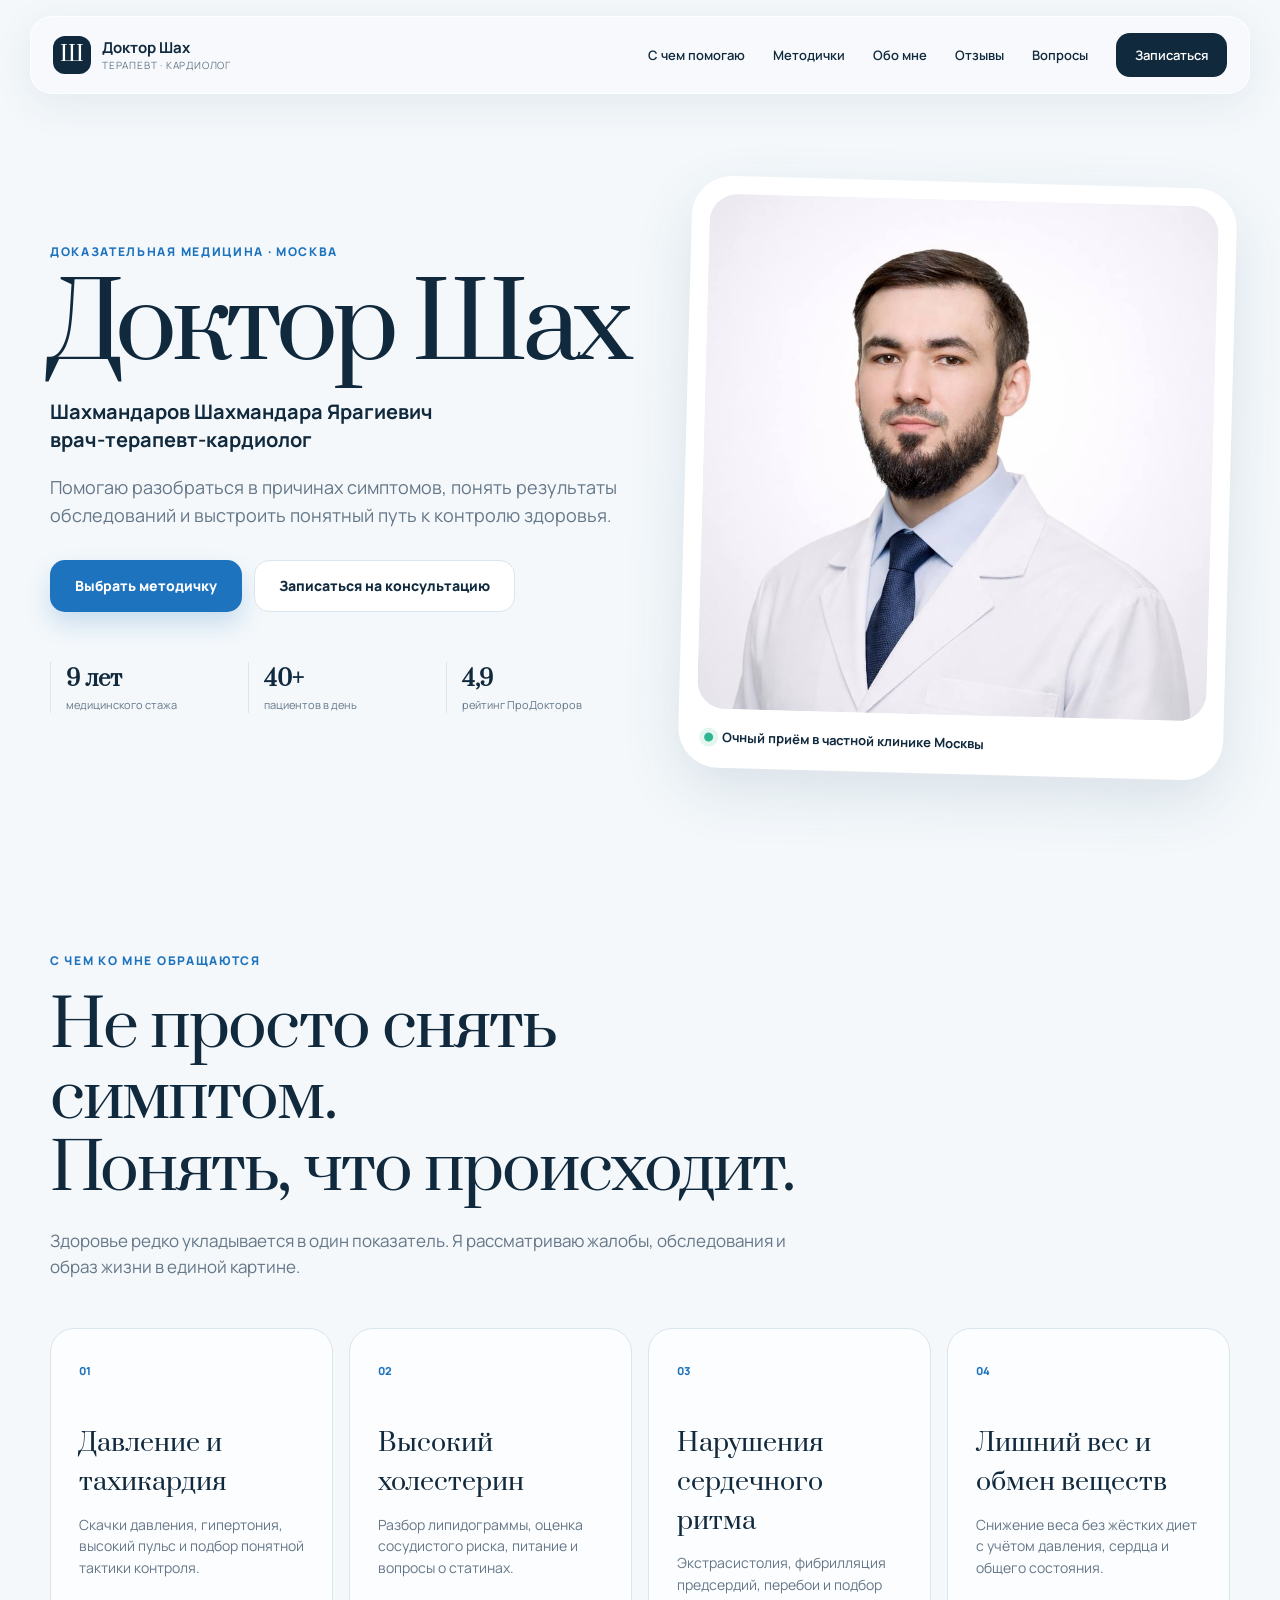
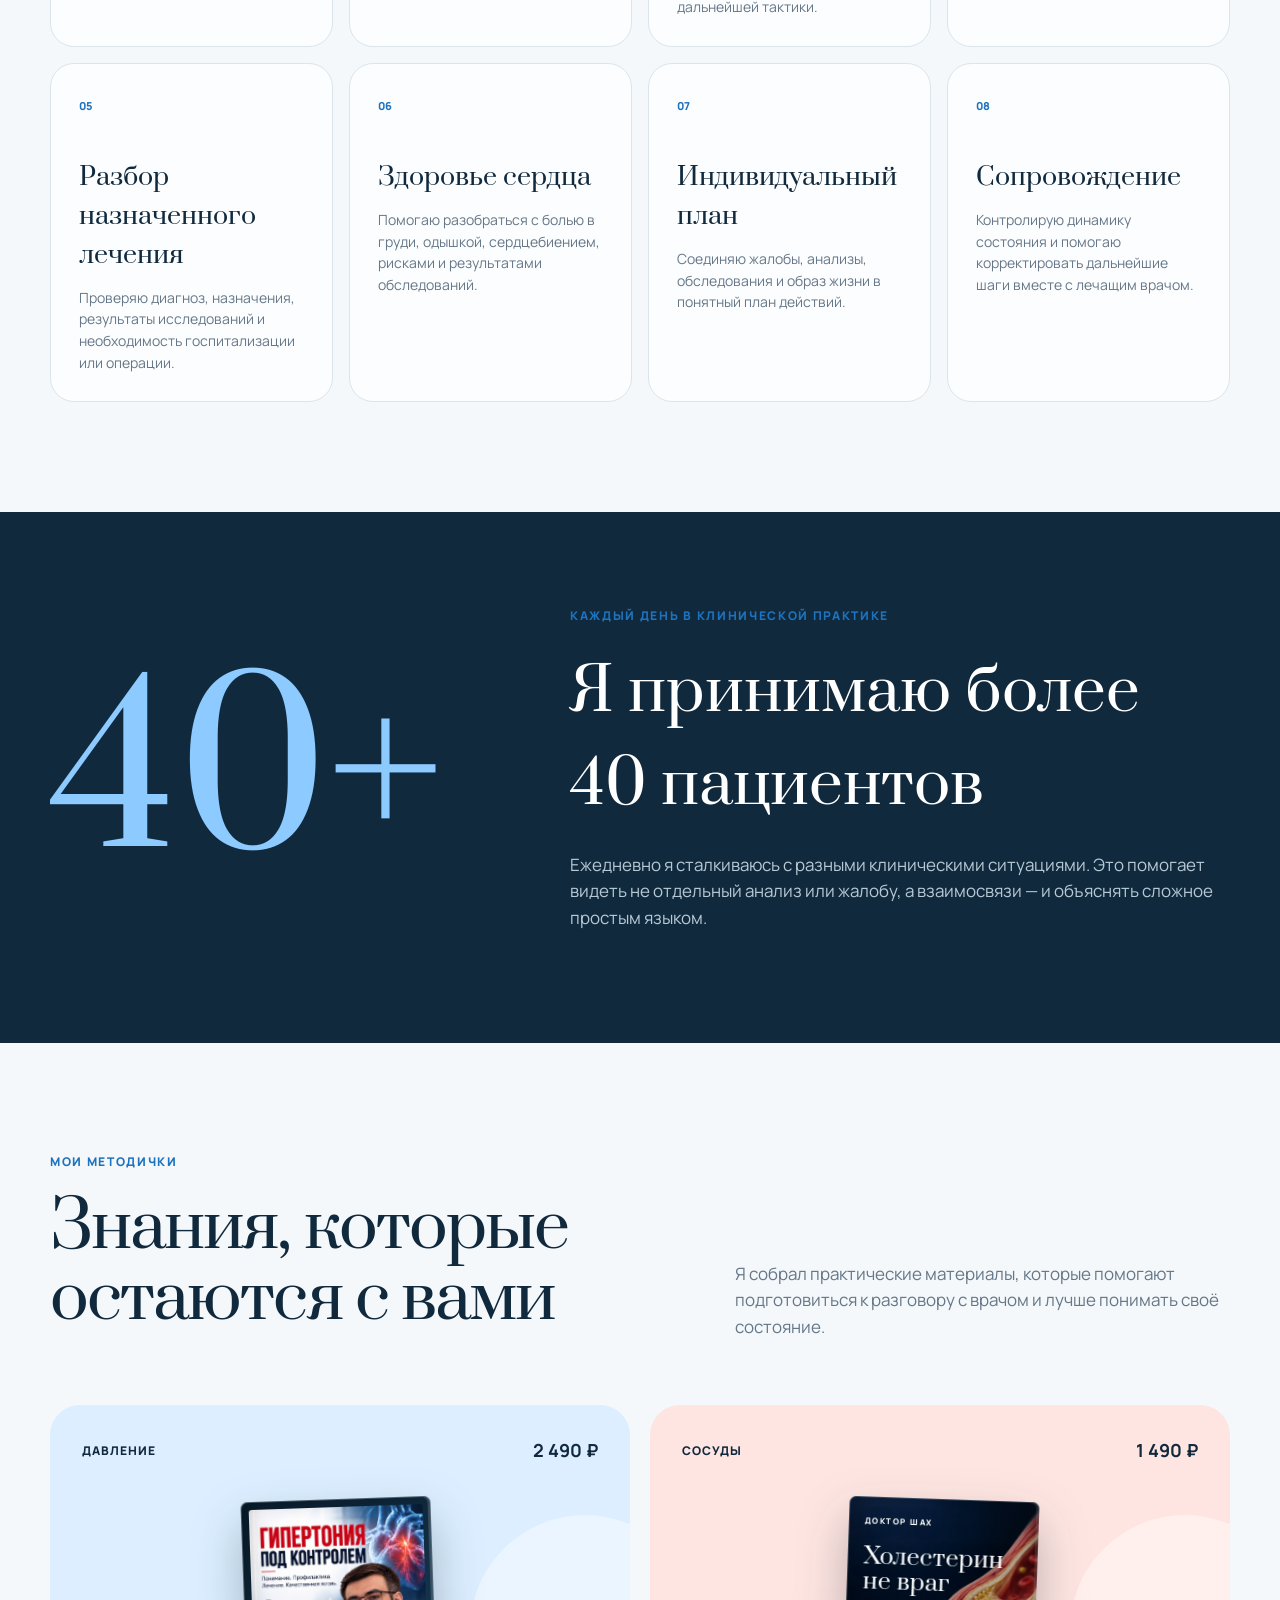
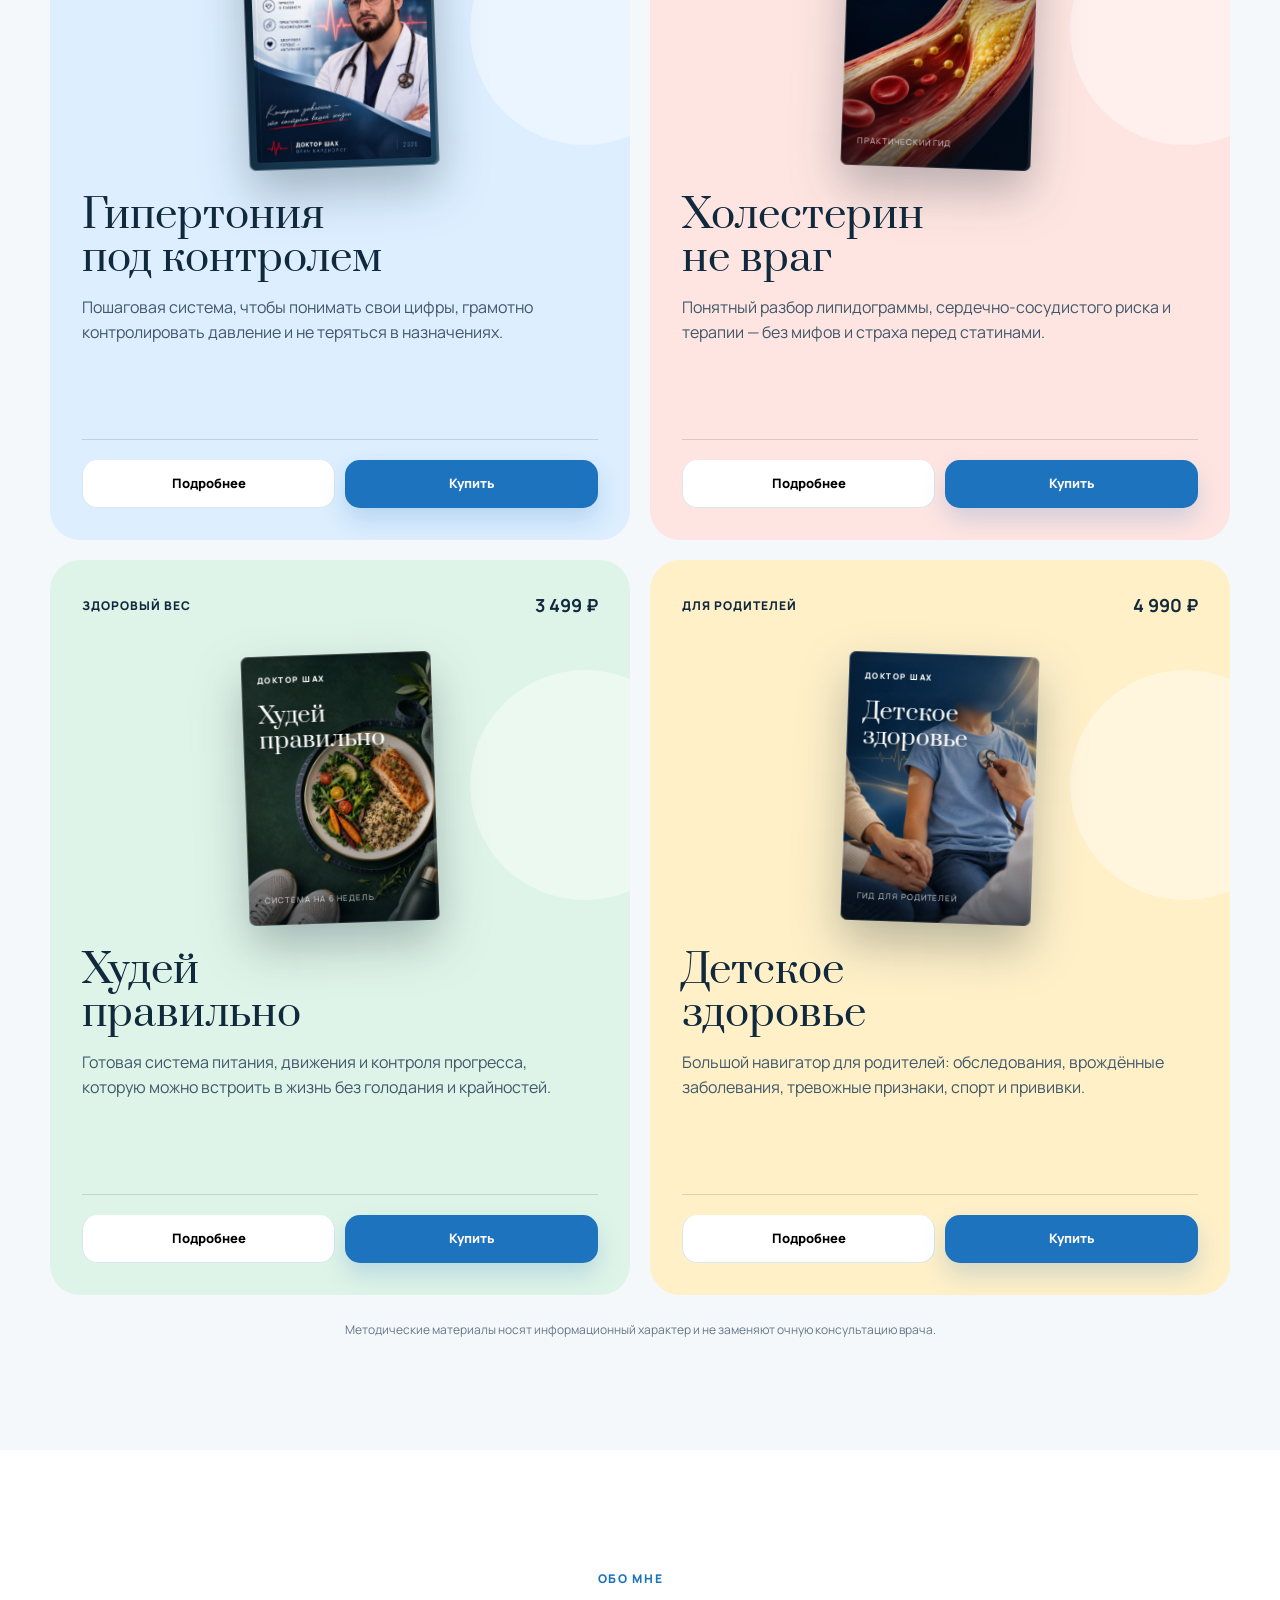
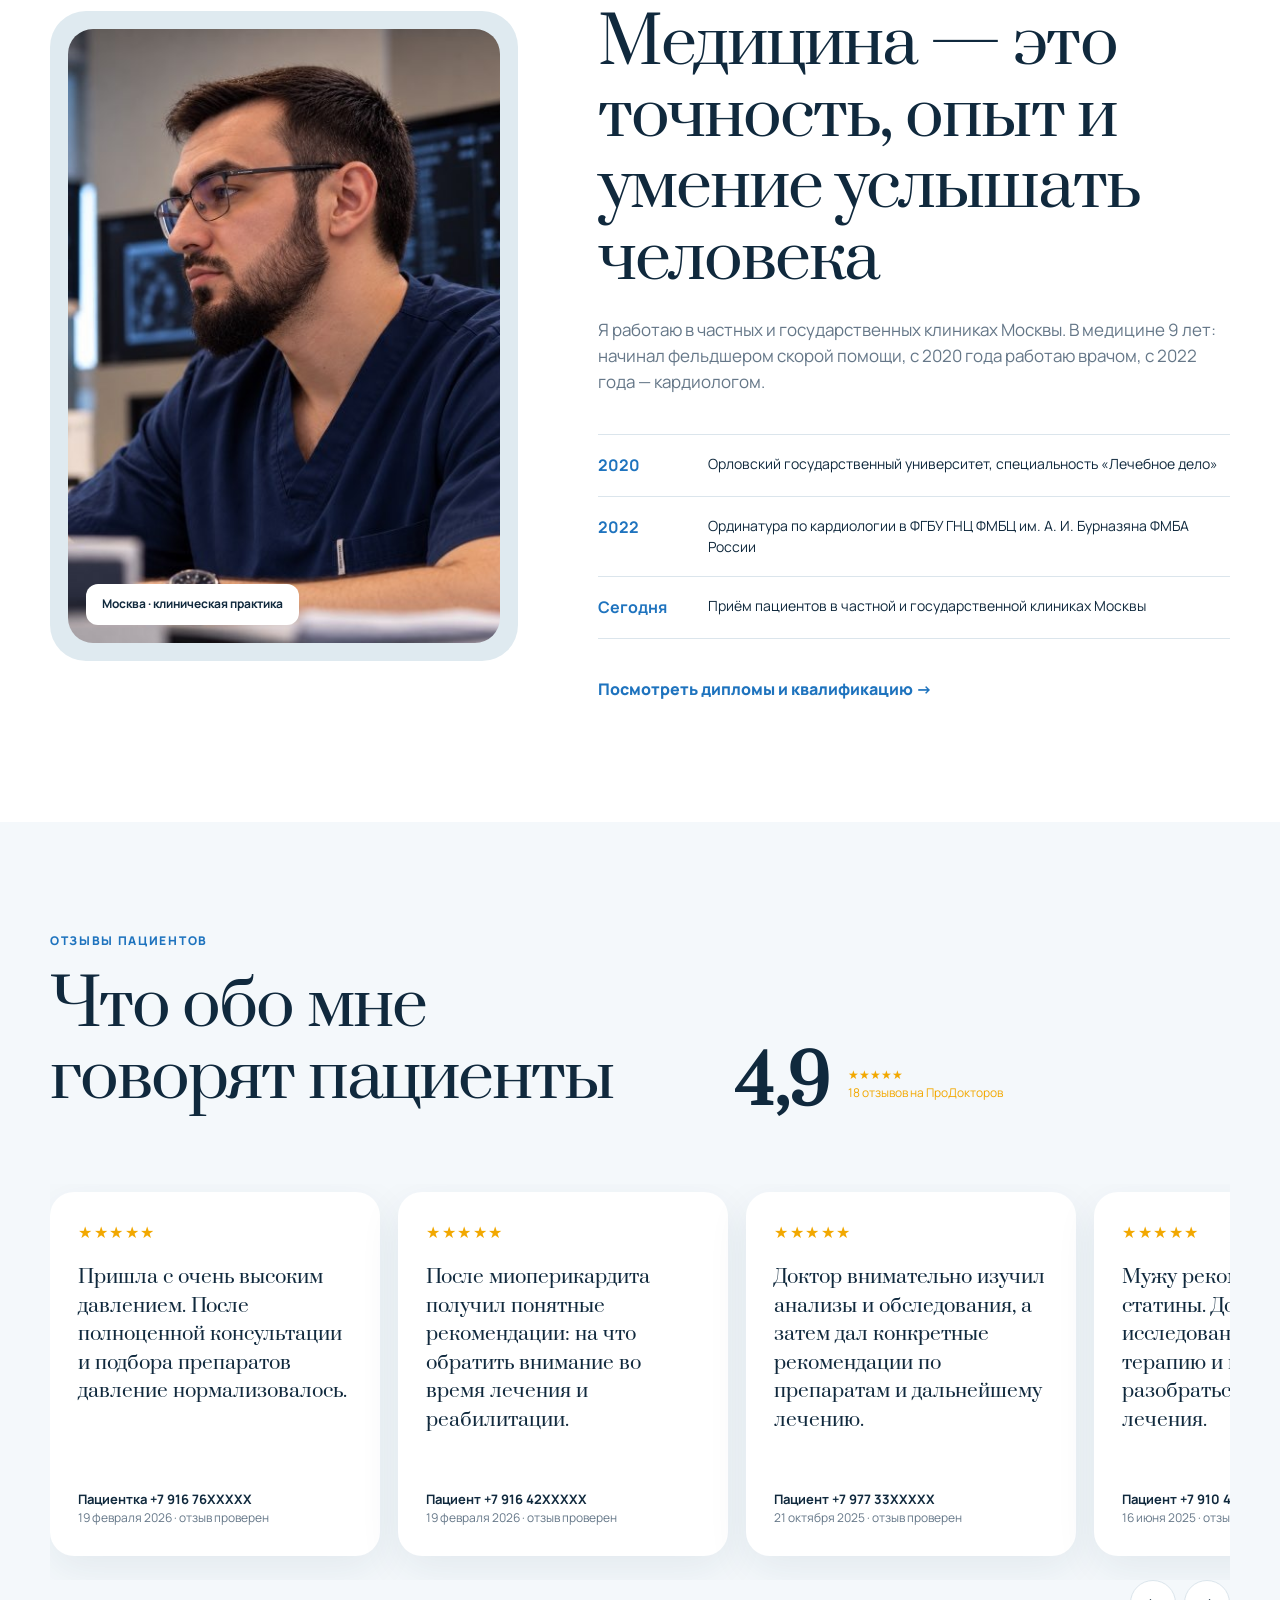
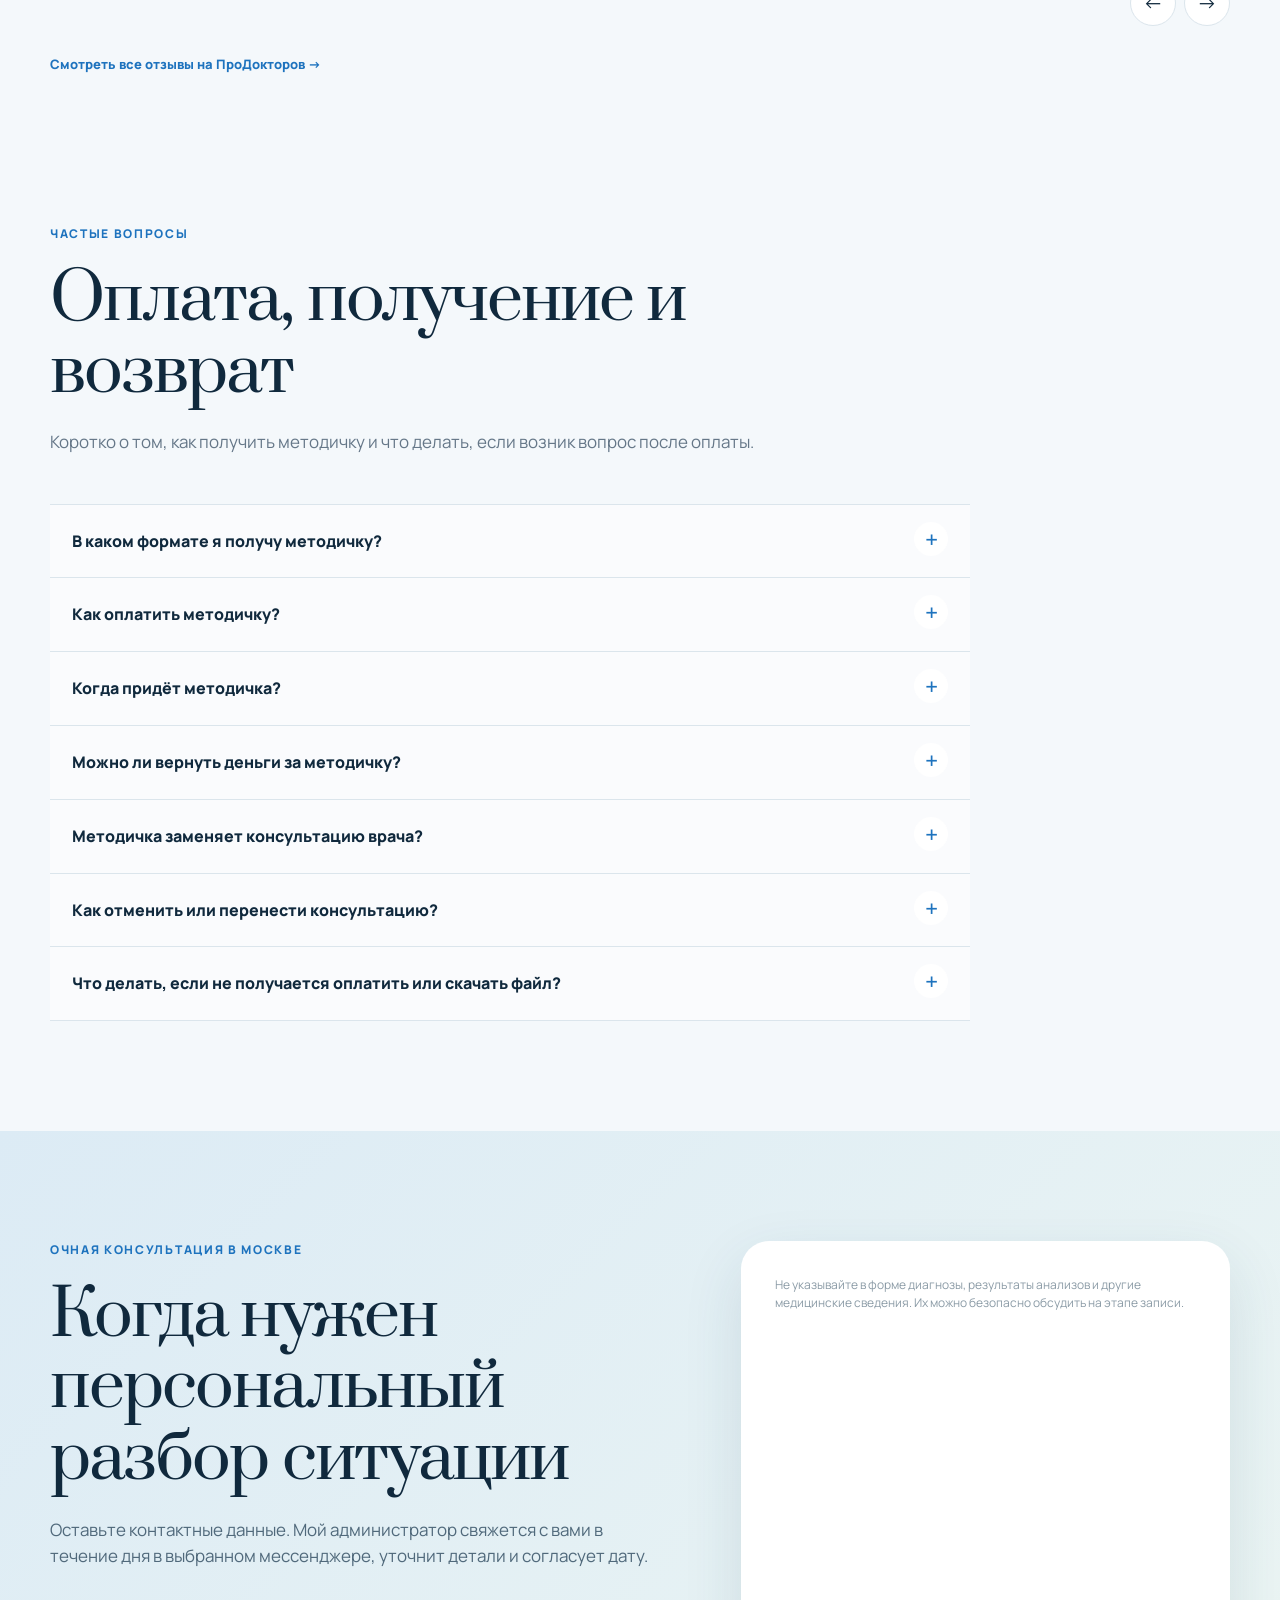
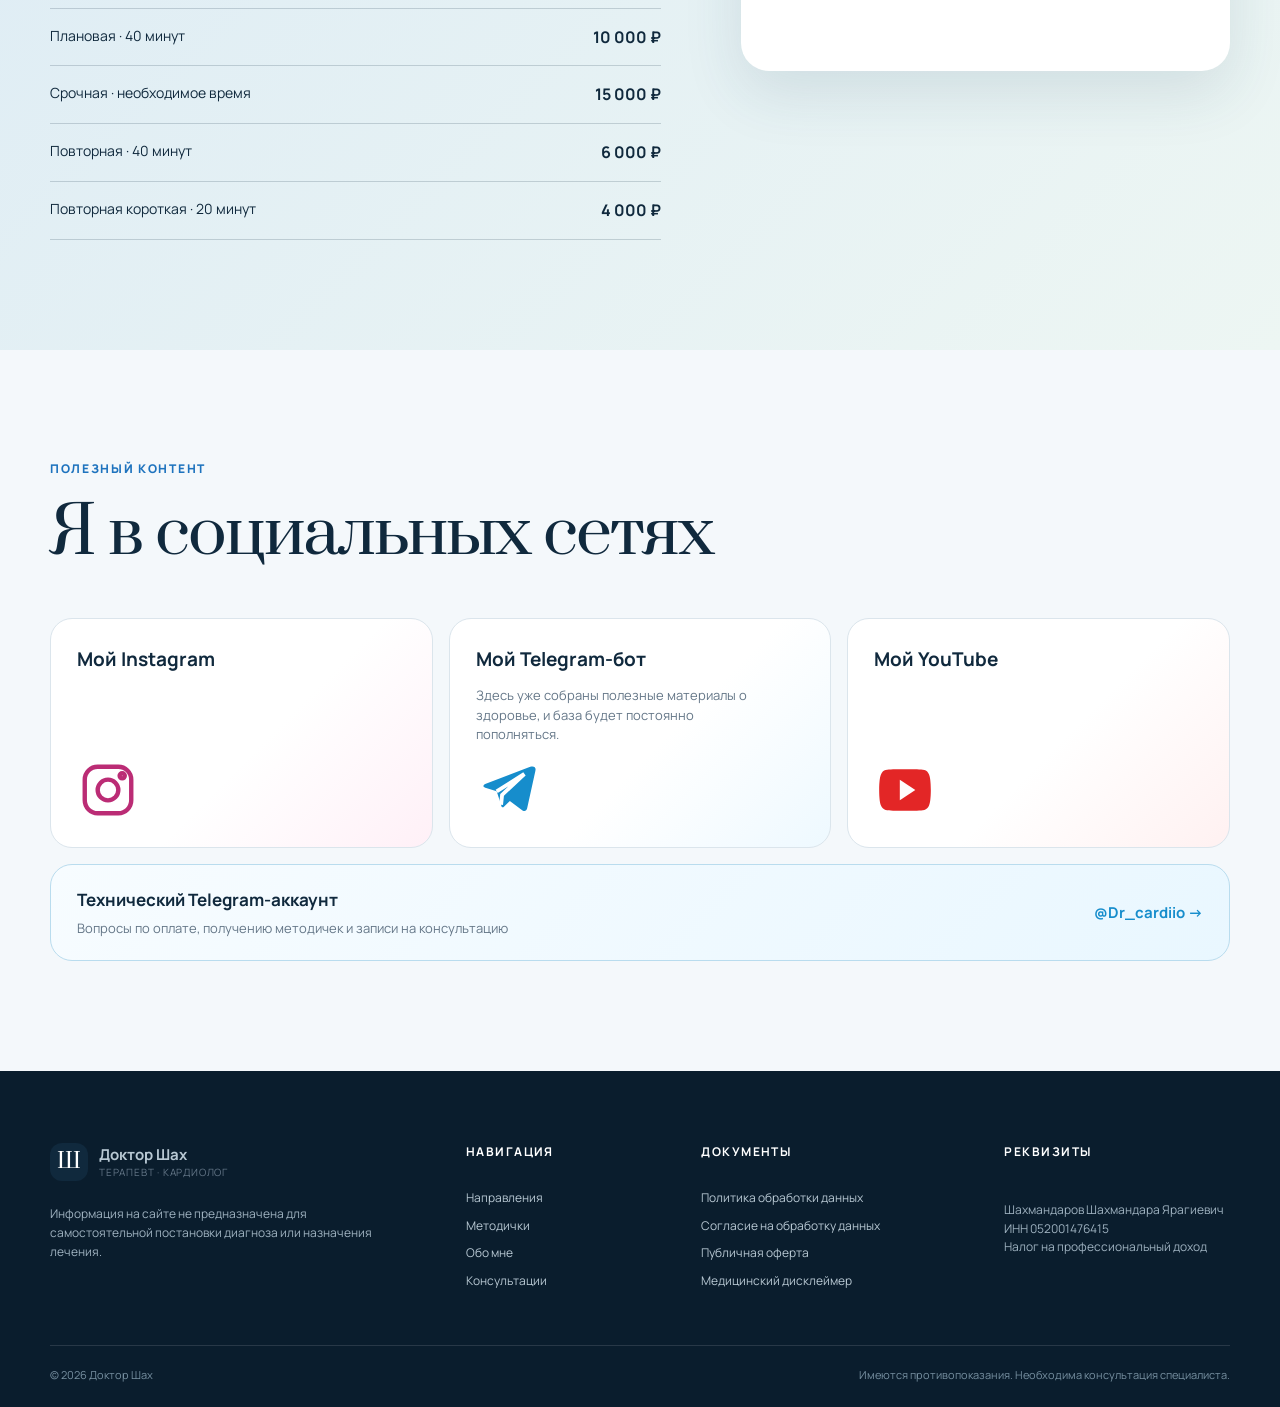
<file: index.html>
<!doctype html>
<html lang="ru">
<head>
  <meta charset="utf-8">
  <meta name="viewport" content="width=device-width, initial-scale=1">
  <meta name="description" content="Доктор Шах — врач-терапевт-кардиолог. Очные консультации в Москве и практические методички о давлении, холестерине, снижении веса и детском здоровье.">
  <meta property="og:type" content="website">
  <meta property="og:locale" content="ru_RU">
  <meta property="og:site_name" content="Доктор Шах">
  <meta property="og:title" content="Доктор Шах — терапевт-кардиолог">
  <meta property="og:description" content="Очные консультации в Москве и практические методички о давлении, холестерине, снижении веса и детском здоровье.">
  <meta property="og:url" content="https://doktor-shah.tsvetkooooov.chatgpt.site/">
  <meta property="og:image" content="https://doktor-shah.tsvetkooooov.chatgpt.site/assets/og-doctor-shah.jpg">
  <meta property="og:image:width" content="1200">
  <meta property="og:image:height" content="630">
  <meta property="og:image:alt" content="Доктор Шах — врач-терапевт-кардиолог">
  <meta name="twitter:card" content="summary_large_image">
  <meta name="twitter:title" content="Доктор Шах — терапевт-кардиолог">
  <meta name="twitter:description" content="Очные консультации в Москве и практические методички о здоровье сердца.">
  <meta name="twitter:image" content="https://doktor-shah.tsvetkooooov.chatgpt.site/assets/og-doctor-shah.jpg">
  <title>Доктор Шах — врач-терапевт-кардиолог</title>
  <link rel="preconnect" href="https://fonts.googleapis.com">
  <link rel="preconnect" href="https://fonts.gstatic.com" crossorigin>
  <link href="https://fonts.googleapis.com/css2?family=Manrope:wght@400;500;600;700;800&family=Prata&display=swap" rel="stylesheet">
  <link rel="stylesheet" href="styles.css">
</head>
<body>
  <header class="site-header">
    <a class="brand" href="#top" aria-label="Доктор Шах — на главную">
      <span class="brand-mark">Ш</span>
      <span><b>Доктор Шах</b><small>терапевт · кардиолог</small></span>
    </a>
    <button class="menu-button" type="button" aria-expanded="false" aria-controls="main-nav">Меню</button>
    <nav id="main-nav" class="main-nav">
      <a href="#help">С чем помогаю</a>
      <a href="#guides">Методички</a>
      <a href="#about">Обо мне</a>
      <a href="#reviews">Отзывы</a>
      <a href="#faq">Вопросы</a>
      <a class="nav-cta" href="#consultation">Записаться</a>
    </nav>
  </header>

  <main id="top">
    <section class="hero section-shell">
      <div class="hero-copy reveal">
        <p class="eyebrow">Доказательная медицина · Москва</p>
        <h1>Доктор Шах</h1>
        <p class="hero-role">Шахмандаров Шахмандара Ярагиевич<br>врач-терапевт-кардиолог</p>
        <p class="hero-lead">Помогаю разобраться в причинах симптомов, понять результаты обследований и выстроить понятный путь к контролю здоровья.</p>
        <div class="hero-actions">
          <a class="button button-primary" href="#guides">Выбрать методичку</a>
          <a class="button button-secondary" href="#consultation">Записаться на консультацию</a>
        </div>
        <div class="trust-row" aria-label="Опыт и отзывы">
          <div><strong>9 лет</strong><span>медицинского стажа</span></div>
          <div><strong>40+</strong><span>пациентов в день</span></div>
          <div><strong>4,9</strong><span>рейтинг ПроДокторов</span></div>
        </div>
      </div>
      <div class="hero-visual reveal">
        <div class="portrait-card">
          <img class="portrait-photo" src="assets/shah-hero.jpg" alt="Доктор Шахмандаров Шахмандара Ярагиевич">
          <div class="portrait-note"><i></i> Очный приём в частной клинике Москвы</div>
        </div>
      </div>
    </section>

    <section id="help" class="section section-shell">
      <div class="section-heading reveal">
        <p class="eyebrow">С чем ко мне обращаются</p>
        <h2>Не просто снять симптом.<br>Понять, что происходит.</h2>
        <p>Здоровье редко укладывается в один показатель. Я рассматриваю жалобы, обследования и образ жизни в единой картине.</p>
      </div>
      <div class="issue-grid">
        <article class="issue-card reveal"><span>01</span><h3>Давление и тахикардия</h3><p>Скачки давления, гипертония, высокий пульс и подбор понятной тактики контроля.</p></article>
        <article class="issue-card reveal"><span>02</span><h3>Высокий холестерин</h3><p>Разбор липидограммы, оценка сосудистого риска, питание и вопросы о статинах.</p></article>
        <article class="issue-card reveal"><span>03</span><h3>Нарушения сердечного ритма</h3><p>Экстрасистолия, фибрилляция предсердий, перебои и подбор дальнейшей тактики.</p></article>
        <article class="issue-card reveal"><span>04</span><h3>Лишний вес и обмен веществ</h3><p>Снижение веса без жёстких диет с учётом давления, сердца и общего состояния.</p></article>
        <article class="issue-card reveal"><span>05</span><h3>Разбор назначенного лечения</h3><p>Проверяю диагноз, назначения, результаты исследований и необходимость госпитализации или операции.</p></article>
        <article class="issue-card reveal"><span>06</span><h3>Здоровье сердца</h3><p>Помогаю разобраться с болью в груди, одышкой, сердцебиением, рисками и результатами обследований.</p></article>
        <article class="issue-card reveal"><span>07</span><h3>Индивидуальный план</h3><p>Соединяю жалобы, анализы, обследования и образ жизни в понятный план действий.</p></article>
        <article class="issue-card reveal"><span>08</span><h3>Сопровождение</h3><p>Контролирую динамику состояния и помогаю корректировать дальнейшие шаги вместе с лечащим врачом.</p></article>
      </div>
    </section>

    <section class="principle-section">
      <div class="section-shell principle-grid">
        <div class="principle-number reveal">40+</div>
        <div class="reveal"><p class="eyebrow">Каждый день в клинической практике</p><h2>Я принимаю более 40 пациентов</h2><p>Ежедневно я сталкиваюсь с разными клиническими ситуациями. Это помогает видеть не отдельный анализ или жалобу, а взаимосвязи — и объяснять сложное простым языком.</p></div>
      </div>
    </section>

    <section id="guides" class="section section-shell">
      <div class="section-heading split-heading reveal">
        <div><p class="eyebrow">Мои методички</p><h2>Знания, которые остаются с вами</h2></div>
        <p>Я собрал практические материалы, которые помогают подготовиться к разговору с врачом и лучше понимать своё состояние.</p>
      </div>
      <div class="guide-grid">
        <article class="guide-card guide-blue reveal">
          <div class="guide-top"><span>Давление</span><b>2 490 ₽</b></div>
          <div class="guide-cover guide-cover-classic"><img src="assets/hypertension.jpg" alt="Обложка методички «Гипертония под контролем»"></div>
          <h3>Гипертония<br>под контролем</h3>
          <p>Пошаговая система, чтобы понимать свои цифры, грамотно контролировать давление и не теряться в назначениях.</p>
          <div class="guide-actions"><button class="button button-secondary guide-details" type="button" data-guide="hypertension" data-track="guide_details_hypertension">Подробнее</button><a class="button button-primary" href="https://dr.cardiio.doctorshakh.ru/hypertension" target="_blank" rel="noopener" data-track="guide_buy_hypertension">Купить</a></div>
        </article>
        <article class="guide-card guide-red reveal">
          <div class="guide-top"><span>Сосуды</span><b>1 490 ₽</b></div>
          <div class="guide-cover guide-cover-designed guide-cover-burgundy"><img src="assets/cover-cholesterol.webp" alt="Премиальная обложка методички «Холестерин не враг»"><div class="guide-cover-copy"><span>Доктор Шах</span><h4>Холестерин<br>не враг</h4><small>Практический гид</small></div></div>
          <h3>Холестерин<br>не враг</h3>
          <p>Понятный разбор липидограммы, сердечно-сосудистого риска и терапии — без мифов и страха перед статинами.</p>
          <div class="guide-actions"><button class="button button-secondary guide-details" type="button" data-guide="cholesterol" data-track="guide_details_cholesterol">Подробнее</button><a class="button button-primary" href="https://dr.cardiio.doctorshakh.ru/cholesterol" target="_blank" rel="noopener" data-track="guide_buy_cholesterol">Купить</a></div>
        </article>
        <article class="guide-card guide-green reveal">
          <div class="guide-top"><span>Здоровый вес</span><b>3 499 ₽</b></div>
          <div class="guide-cover guide-cover-designed guide-cover-forest"><img src="assets/cover-weight.webp" alt="Премиальная обложка методички «Худей правильно»"><div class="guide-cover-copy"><span>Доктор Шах</span><h4>Худей<br>правильно</h4><small>Система на 6 недель</small></div></div>
          <h3>Худей<br>правильно</h3>
          <p>Готовая система питания, движения и контроля прогресса, которую можно встроить в жизнь без голодания и крайностей.</p>
          <div class="guide-actions"><button class="button button-secondary guide-details" type="button" data-guide="weight" data-track="guide_details_weight">Подробнее</button><a class="button button-primary" href="https://dr.cardiio.doctorshakh.ru/hudey-pravilno" target="_blank" rel="noopener" data-track="guide_buy_weight">Купить</a></div>
        </article>
        <article class="guide-card guide-yellow reveal">
          <div class="guide-top"><span>Для родителей</span><b>4 990 ₽</b></div>
          <div class="guide-cover guide-cover-designed guide-cover-navy"><img src="assets/cover-children.webp" alt="Премиальная обложка методички «Детское здоровье»"><div class="guide-cover-copy"><span>Доктор Шах</span><h4>Детское<br>здоровье</h4><small>Гид для родителей</small></div></div>
          <h3>Детское<br>здоровье</h3>
          <p>Большой навигатор для родителей: обследования, врождённые заболевания, тревожные признаки, спорт и прививки.</p>
          <div class="guide-actions"><button class="button button-secondary guide-details" type="button" data-guide="children" data-track="guide_details_children">Подробнее</button><a class="button button-primary" href="https://dr.cardiio.doctorshakh.ru/detskaya-metodichka" target="_blank" rel="noopener" data-track="guide_buy_children">Купить</a></div>
        </article>
      </div>
      <p class="medical-note">Методические материалы носят информационный характер и не заменяют очную консультацию врача.</p>
    </section>

    <section id="about" class="about-section">
      <div class="section-shell about-grid">
        <div class="about-photo reveal"><img src="assets/shah-clinic.jpg" alt="Доктор Шах за работой в клинике"><span>Москва · клиническая практика</span></div>
        <div class="about-copy reveal">
          <p class="eyebrow">Обо мне</p>
          <h2>Медицина — это точность, опыт и умение услышать человека</h2>
          <p>Я работаю в частных и государственных клиниках Москвы. В медицине 9 лет: начинал фельдшером скорой помощи, с 2020 года работаю врачом, с 2022 года — кардиологом.</p>
          <div class="timeline">
            <div><b>2020</b><span>Орловский государственный университет, специальность «Лечебное дело»</span></div>
            <div><b>2022</b><span>Ординатура по кардиологии в ФГБУ ГНЦ ФМБЦ им. А. И. Бурназяна ФМБА России</span></div>
            <div><b>Сегодня</b><span>Приём пациентов в частной и государственной клиниках Москвы</span></div>
          </div>
          <button class="text-button" type="button" data-open="credentials">Посмотреть дипломы и квалификацию →</button>
        </div>
      </div>
    </section>

    <section id="reviews" class="section section-shell">
      <div class="section-heading split-heading reveal">
        <div><p class="eyebrow">Отзывы пациентов</p><h2>Что обо мне говорят пациенты</h2></div>
        <div class="rating"><strong>4,9</strong><span>★★★★★<br>18 отзывов на ПроДокторов</span></div>
      </div>
      <div class="review-carousel reveal" aria-label="Отзывы пациентов">
        <div class="review-track" id="review-track">
          <article class="review-card"><div>★★★★★</div><p>Пришла с очень высоким давлением. После полноценной консультации и подбора препаратов давление нормализовалось.</p><strong>Пациентка +7 916 76XXXXX</strong><span>19 февраля 2026 · отзыв проверен</span></article>
          <article class="review-card"><div>★★★★★</div><p>После миоперикардита получил понятные рекомендации: на что обратить внимание во время лечения и реабилитации.</p><strong>Пациент +7 916 42XXXXX</strong><span>19 февраля 2026 · отзыв проверен</span></article>
          <article class="review-card"><div>★★★★★</div><p>Доктор внимательно изучил анализы и обследования, а затем дал конкретные рекомендации по препаратам и дальнейшему лечению.</p><strong>Пациент +7 977 33XXXXX</strong><span>21 октября 2025 · отзыв проверен</span></article>
          <article class="review-card"><div>★★★★★</div><p>Мужу рекомендовали статины. Доктор изучил исследования, подобрал терапию и помог спокойно разобраться в пользе лечения.</p><strong>Пациент +7 910 48XXXXX</strong><span>16 июня 2025 · отзыв родственника</span></article>
          <article class="review-card"><div>★★★★★</div><p>Обратилась с жалобами. После изучения анамнеза и обследований доктор исключил кардиологическую причину и не назначил лишнего.</p><strong>Пациентка +7 910 46XXXXX</strong><span>20 мая 2025 · отзыв проверен</span></article>
          <article class="review-card"><div>★★★★★</div><p>После тяжёлой пневмонии мама пришла на кардиологический контроль. Доктор внимательно выслушал, осмотрел и назначил необходимые анализы.</p><strong>Пациент +7 916 48XXXXX</strong><span>8 апреля 2025 · отзыв родственника</span></article>
          <article class="review-card"><div>★★★★★</div><p>Давление повышалось вторую неделю. После приёма появились понятный план обследования, лечение и мотивация серьёзно заняться образом жизни.</p><strong>Пациентка +7 928 56XXXXX</strong><span>12 марта 2025 · отзыв проверен</span></article>
          <article class="review-card"><div>★★★★★</div><p>Регулярно наблюдается у доктора: он внимательно сравнивает результаты анализов и обследований и корректирует лечение по динамике.</p><strong>Пациентка +7 925 31XXXXX</strong><span>6 марта 2025 · отзыв проверен</span></article>
          <article class="review-card"><div>★★★★★</div><p>Пришла за вторым мнением по врождённой патологии сердца. После приёма решила продолжить наблюдение именно у доктора.</p><strong>Пациентка +7 915 44XXXXX</strong><span>2 марта 2025 · отзыв проверен</span></article>
          <article class="review-card"><div>★★★★★</div><p>Доктор простыми словами объяснил причину заболевания, ответил на вопросы и составил план дополнительных обследований.</p><strong>Пациентка +7 988 26XXXXX</strong><span>28 февраля 2025 · отзыв проверен</span></article>
          <article class="review-card"><div>★★★★★</div><p>После стационара подробно разобрал все препараты мамы, возможные осложнения и варианты замены, а также сразу оценил ЭКГ.</p><strong>Пациент +7 965 99XXXXX</strong><span>12 февраля 2025 · отзыв родственника</span></article>
          <article class="review-card"><div>★★★★★</div><p>Отцу долго не могли подобрать терапию от высокого давления. За несколько приёмов лечение скорректировали, состояние улучшилось.</p><strong>Пациент +7 964 05XXXXX</strong><span>6 февраля 2025 · отзыв родственника</span></article>
          <article class="review-card"><div>★★★★★</div><p>У 18-летнего сына врождённый порок клапана. Доктор понял, что наблюдения уже недостаточно, и вовремя направил к кардиохирургу.</p><strong>Пациент +7 926 96XXXXX</strong><span>21 января 2025 · отзыв родственника</span></article>
          <article class="review-card"><div>★★★★★</div><p>Перед госпитализацией доктор внимательно выслушал, назначил необходимые анализы и помог оперативно решить вопрос по здоровью.</p><strong>Пациентка +7 967 28XXXXX</strong><span>19 января 2025 · отзыв проверен</span></article>
          <article class="review-card"><div>★★★★★</div><p>Перед операцией отца доктор назначил дообследования, скорректировал лечение и после результатов дал кардиологическое заключение.</p><strong>Пациент +7 917 50XXXXX</strong><span>14 января 2025 · отзыв родственника</span></article>
          <article class="review-card"><div>★★★★★</div><p>При врождённом пороке сердца доктор провёл полный осмотр и направил к аритмологу в стационар. Пациентка решила наблюдаться у него дальше.</p><strong>Пациентка +7 928 58XXXXX</strong><span>10 января 2024 · отзыв проверен</span></article>
        </div>
        <div class="review-controls"><button type="button" data-review-prev aria-label="Предыдущий отзыв">←</button><button type="button" data-review-next aria-label="Следующий отзыв">→</button></div>
      </div>
      <a class="source-link" href="https://prodoctorov.ru/moskva/vrach/1017496-shahmandarov/otzivi/" target="_blank" rel="noopener">Смотреть все отзывы на ПроДокторов →</a>
    </section>

    <section id="faq" class="section section-shell faq-section">
      <div class="section-heading reveal">
        <p class="eyebrow">Частые вопросы</p>
        <h2>Оплата, получение и возврат</h2>
        <p>Коротко о том, как получить методичку и что делать, если возник вопрос после оплаты.</p>
      </div>
      <div class="faq-list reveal">
        <details><summary>В каком формате я получу методичку?</summary><p>В электронном формате PDF. Её можно открыть на телефоне, планшете или компьютере и сохранить для личного использования.</p></details>
        <details><summary>Как оплатить методичку?</summary><p>Нажмите «Купить» у нужной методички. Откроется защищённая страница оплаты, где будут показаны доступные способы. Итоговая цена всегда видна до подтверждения платежа.</p></details>
        <details><summary>Когда придёт методичка?</summary><p>После подтверждения оплаты методичка придёт вам в Telegram. Если материал не пришёл или не открывается, напишите в <a href="https://t.me/Dr_cardiio" target="_blank" rel="noopener">технический Telegram-аккаунт</a>. Контакт также указан ниже.</p></details>
        <details><summary>Можно ли вернуть деньги за методичку?</summary><p>Если доступ не предоставлен, файл имеет технический недостаток или платёж прошёл повторно, напишите в <a href="https://t.me/Dr_cardiio" target="_blank" rel="noopener">технический Telegram-аккаунт</a>. Обращение рассмотрят по закону и при необходимости повторно предоставят исправный файл либо оформят возврат. Покупка методички не ограничивает ваши законные права потребителя.</p></details>
        <details><summary>Методичка заменяет консультацию врача?</summary><p>Нет. Это информационно-образовательный материал, а не индивидуальная диагностика или назначение лечения. Если есть симптомы, диагноз или вопросы по терапии, нужен персональный приём врача.</p></details>
        <details><summary>Как отменить или перенести консультацию?</summary><p>Сообщите об этом администратору как можно раньше. Условия переноса и возврата оплаты зависят от правил частной клиники, в которой проходит приём, и сообщаются до записи.</p></details>
        <details><summary>Что делать, если не получается оплатить или скачать файл?</summary><p>Напишите в <a href="https://t.me/Dr_cardiio" target="_blank" rel="noopener">технический Telegram-аккаунт</a> и укажите название методички, дату и способ оплаты. Не отправляйте в сообщении полные реквизиты банковской карты.</p></details>
      </div>
    </section>

    <section id="consultation" class="consultation-section">
      <div class="section-shell consultation-grid">
        <div class="consultation-copy reveal">
          <p class="eyebrow">Очная консультация в Москве</p>
          <h2>Когда нужен персональный разбор ситуации</h2>
          <p>Оставьте контактные данные. Мой администратор свяжется с вами в течение дня в выбранном мессенджере, уточнит детали и согласует дату.</p>
          <div class="consult-types">
            <div><span>Плановая · 40 минут</span><b>10 000 ₽</b></div>
            <div><span>Срочная · необходимое время</span><b>15 000 ₽</b></div>
            <div><span>Повторная · 40 минут</span><b>6 000 ₽</b></div>
            <div><span>Повторная короткая · 20 минут</span><b>4 000 ₽</b></div>
          </div>
        </div>
        <div class="consultation-widget reveal" aria-label="Форма записи на консультацию">
          <script id="d61265f101347f93ce02ce5ed26661bc8177c53f" src="https://dr.cardiio.doctorshakh.ru/pl/lite/widget/script?id=1672405"></script>
          <noscript>Для отправки заявки включите JavaScript в браузере или напишите в Telegram.</noscript>
          <p class="consultation-note">Не указывайте в форме диагнозы, результаты анализов и другие медицинские сведения. Их можно безопасно обсудить на этапе записи.</p>
        </div>
      </div>
    </section>

    <section class="social-section section-shell">
      <div class="section-heading reveal"><p class="eyebrow">Полезный контент</p><h2>Я в социальных сетях</h2></div>
      <div class="social-grid">
        <a class="social-card instagram" href="https://instagram.com/dr.cardiio" target="_blank" rel="noopener" data-track="social_instagram"><b>Мой Instagram</b><svg viewBox="0 0 24 24" aria-hidden="true"><rect x="3" y="3" width="18" height="18" rx="5"></rect><circle cx="12" cy="12" r="4"></circle><circle cx="17.5" cy="6.5" r="1"></circle></svg></a>
        <a class="social-card telegram" href="https://t.me/drcardiio_bot" target="_blank" rel="noopener" data-track="social_telegram"><b>Мой Telegram-бот</b><span>Здесь уже собраны полезные материалы о здоровье, и база будет постоянно пополняться.</span><svg viewBox="0 0 24 24" aria-hidden="true"><path d="M21 3 3.8 9.6c-1.2.5-1.2 1.2-.2 1.5l4.4 1.4 1.7 5.2c.2.7.1 1 .9 1l2.5-2.4 4.9 3.6c.9.5 1.5.2 1.8-.8L23 4.5C23.3 3.2 22.5 2.6 21 3Z"></path><path class="social-line" d="m8 12.5 10.7-6.7-8.6 8.1-.4 3.8"></path></svg></a>
        <a class="social-card youtube" href="https://youtube.com/@dr.sshakh?si=9bTJuiPWy1UkVcpf" target="_blank" rel="noopener" data-track="social_youtube"><b>Мой YouTube</b><svg viewBox="0 0 24 24" aria-hidden="true"><path d="M22 12c0-3.1-.3-5.1-.7-6-.3-.8-1-1.5-1.8-1.7C18 4 15.8 4 12 4s-6 0-7.5.3C3.7 4.5 3 5.2 2.7 6 2.3 6.9 2 8.9 2 12s.3 5.1.7 6c.3.8 1 1.5 1.8 1.7C6 20 8.2 20 12 20s6 0 7.5-.3c.8-.2 1.5-.9 1.8-1.7.4-.9.7-2.9.7-6Z"></path><path class="social-play" d="m10 8 6 4-6 4Z"></path></svg></a>
      </div>
      <a class="support-contact" href="https://t.me/Dr_cardiio" target="_blank" rel="noopener" data-track="support_telegram"><span><b>Технический Telegram-аккаунт</b><small>Вопросы по оплате, получению методичек и записи на консультацию</small></span><strong>@Dr_cardiio →</strong></a>
    </section>
  </main>

  <footer class="site-footer">
    <div class="section-shell footer-grid">
      <div><a class="brand footer-brand" href="#top"><span class="brand-mark">Ш</span><span><b>Доктор Шах</b><small>терапевт · кардиолог</small></span></a><p>Информация на сайте не предназначена для самостоятельной постановки диагноза или назначения лечения.</p></div>
      <div><h4>Навигация</h4><a href="#help">Направления</a><a href="#guides">Методички</a><a href="#about">Обо мне</a><a href="#consultation">Консультации</a></div>
      <div><h4>Документы</h4><a href="privacy.html">Политика обработки данных</a><a href="consent.html">Согласие на обработку данных</a><a href="offer.html">Публичная оферта</a><a href="disclaimer.html">Медицинский дисклеймер</a></div>
      <div><h4>Реквизиты</h4><p>Шахмандаров Шахмандара Ярагиевич<br>ИНН 052001476415<br>Налог на профессиональный доход</p></div>
    </div>
    <div class="section-shell footer-bottom"><span>© 2026 Доктор Шах</span><span>Имеются противопоказания. Необходима консультация специалиста.</span></div>
  </footer>

  <dialog id="credentials" class="credentials-dialog">
    <button class="dialog-close" type="button" aria-label="Закрыть">×</button>
    <img class="credentials-photo" src="assets/shah-portrait-round.jpg" alt="Доктор Шах">
    <p class="eyebrow">Образование и квалификация</p>
    <h2>Профессиональная подготовка</h2>
    <ul>
      <li><b>Орловский государственный университет</b><span>Лечебное дело, 2020</span></li>
      <li><b>ФГБУ ГНЦ ФМБЦ им. А. И. Бурназяна ФМБА России</b><span>Ординатура по кардиологии, 2022</span></li>
      <li><b>Дополнительное обучение</b><span>Кардиология, сердечная недостаточность, гипертензия при ожирении, нефрология, клиническая диетология, неотложные состояния и ревматология</span></li>
    </ul>
    <p>Фотографии дипломов и удостоверений будут добавлены в галерею после подготовки безопасных веб-копий без персональных номеров.</p>
  </dialog>
  <dialog id="guide-dialog" class="guide-dialog">
    <button class="dialog-close" type="button" aria-label="Закрыть">×</button>
    <p class="eyebrow" id="guide-dialog-meta"></p>
    <h2 id="guide-dialog-title"></h2>
    <p class="guide-dialog-lead" id="guide-dialog-lead"></p>
    <div class="guide-dialog-columns">
      <div><h3>Подойдёт, если</h3><ul id="guide-dialog-for"></ul></div>
      <div><h3>Что внутри</h3><ul id="guide-dialog-list"></ul></div>
    </div>
    <div class="guide-dialog-result"><span>Результат после прочтения</span><p id="guide-dialog-result"></p></div>
    <a id="guide-dialog-buy" class="button button-primary" href="#" target="_blank" rel="noopener">Купить методичку</a>
  </dialog>
  <script src="analytics.js"></script>
  <script src="script.js"></script>
</body>
</html>
</file>
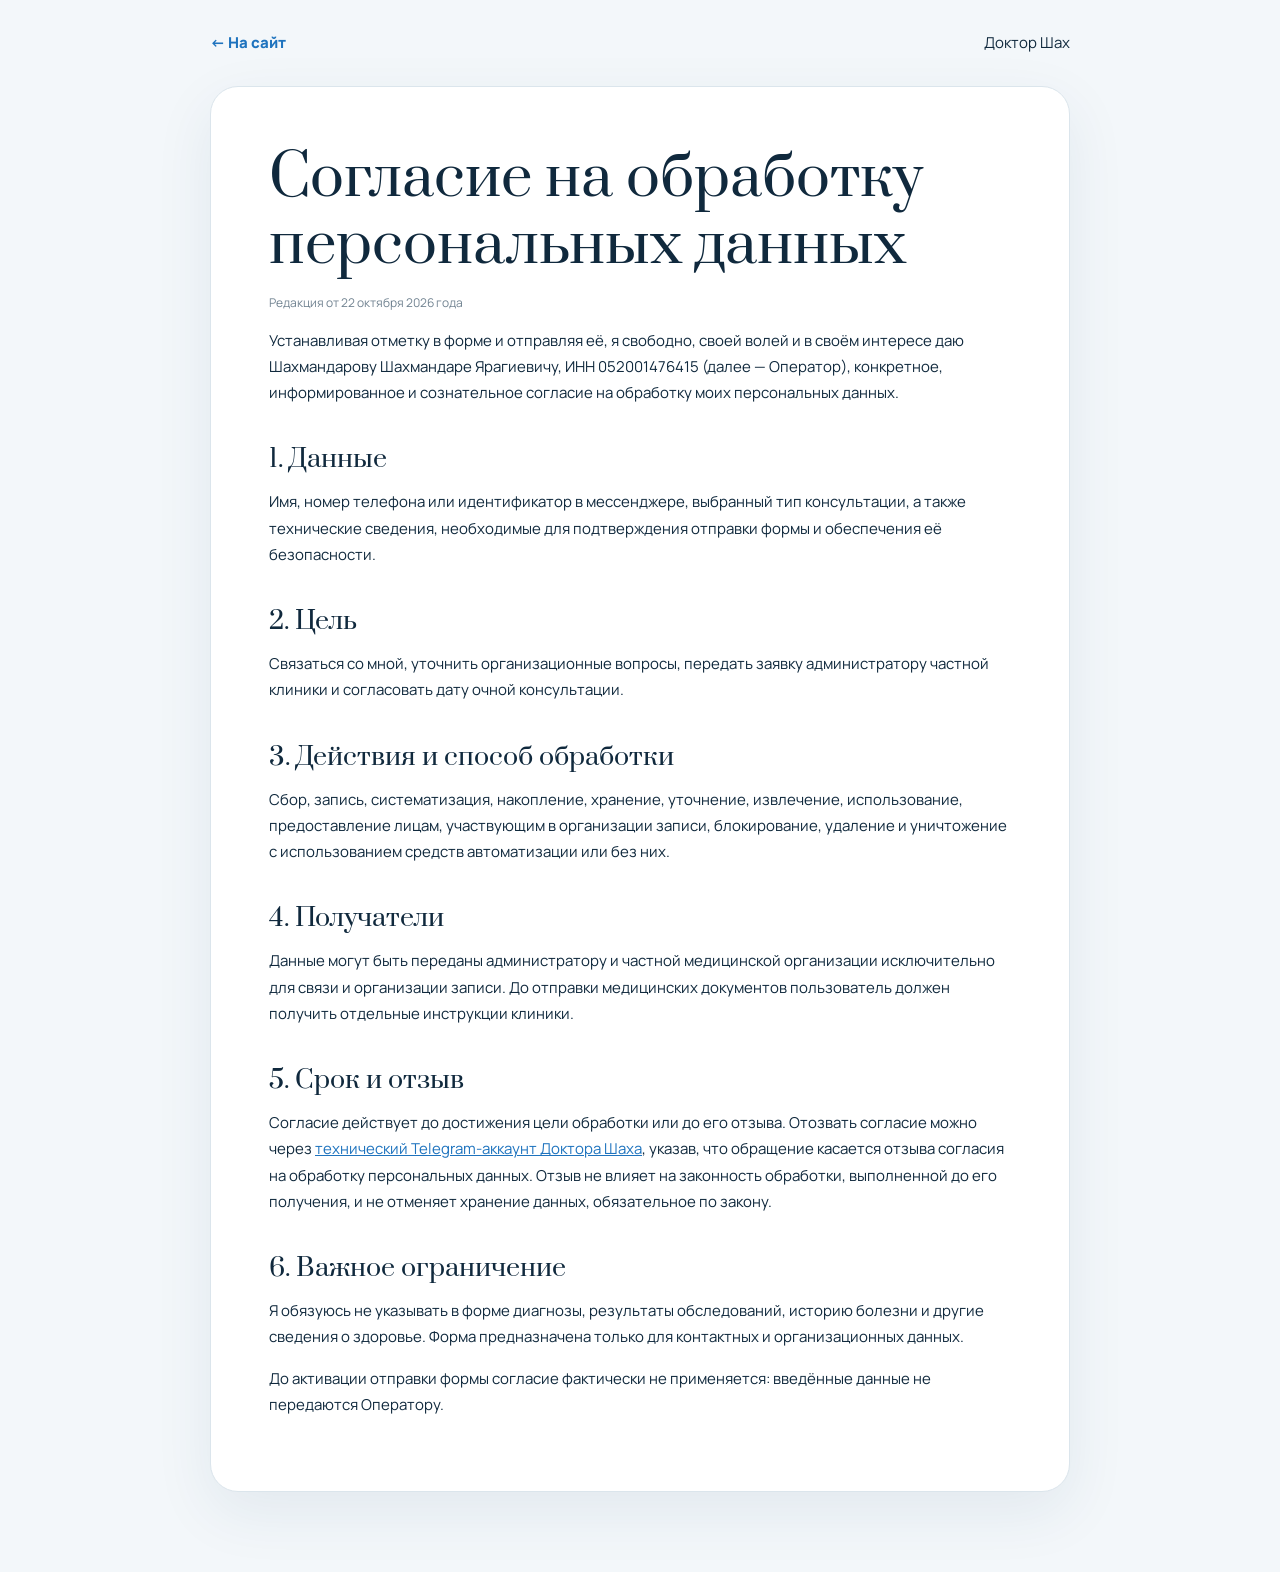
<file: consent.html>
<!doctype html>
<html lang="ru">
<head>
  <meta charset="utf-8">
  <meta name="viewport" content="width=device-width,initial-scale=1">
  <meta name="robots" content="noindex,follow">
  <title>Согласие на обработку персональных данных — Доктор Шах</title>
  <link rel="stylesheet" href="legal.css">
</head>
<body>
<main class="legal-shell">
  <nav class="legal-nav"><a href="index.html">← На сайт</a><span>Доктор Шах</span></nav>
  <article class="legal-card">
    <h1>Согласие на обработку персональных данных</h1>
    <p class="meta">Редакция от 22 октября 2026 года</p>
    <p>Устанавливая отметку в форме и отправляя её, я свободно, своей волей и в своём интересе даю Шахмандарову Шахмандаре Ярагиевичу, ИНН 052001476415 (далее — Оператор), конкретное, информированное и сознательное согласие на обработку моих персональных данных.</p>

    <h2>1. Данные</h2>
    <p>Имя, номер телефона или идентификатор в мессенджере, выбранный тип консультации, а также технические сведения, необходимые для подтверждения отправки формы и обеспечения её безопасности.</p>

    <h2>2. Цель</h2>
    <p>Связаться со мной, уточнить организационные вопросы, передать заявку администратору частной клиники и согласовать дату очной консультации.</p>

    <h2>3. Действия и способ обработки</h2>
    <p>Сбор, запись, систематизация, накопление, хранение, уточнение, извлечение, использование, предоставление лицам, участвующим в организации записи, блокирование, удаление и уничтожение с использованием средств автоматизации или без них.</p>

    <h2>4. Получатели</h2>
    <p>Данные могут быть переданы администратору и частной медицинской организации исключительно для связи и организации записи. До отправки медицинских документов пользователь должен получить отдельные инструкции клиники.</p>

    <h2>5. Срок и отзыв</h2>
    <p>Согласие действует до достижения цели обработки или до его отзыва. Отозвать согласие можно через <a href="https://t.me/Dr_cardiio" target="_blank" rel="noopener">технический Telegram-аккаунт Доктора Шаха</a>, указав, что обращение касается отзыва согласия на обработку персональных данных. Отзыв не влияет на законность обработки, выполненной до его получения, и не отменяет хранение данных, обязательное по закону.</p>

    <h2>6. Важное ограничение</h2>
    <p>Я обязуюсь не указывать в форме диагнозы, результаты обследований, историю болезни и другие сведения о здоровье. Форма предназначена только для контактных и организационных данных.</p>

    <p>До активации отправки формы согласие фактически не применяется: введённые данные не передаются Оператору.</p>
  </article>
</main>
</body>
</html>
</file>
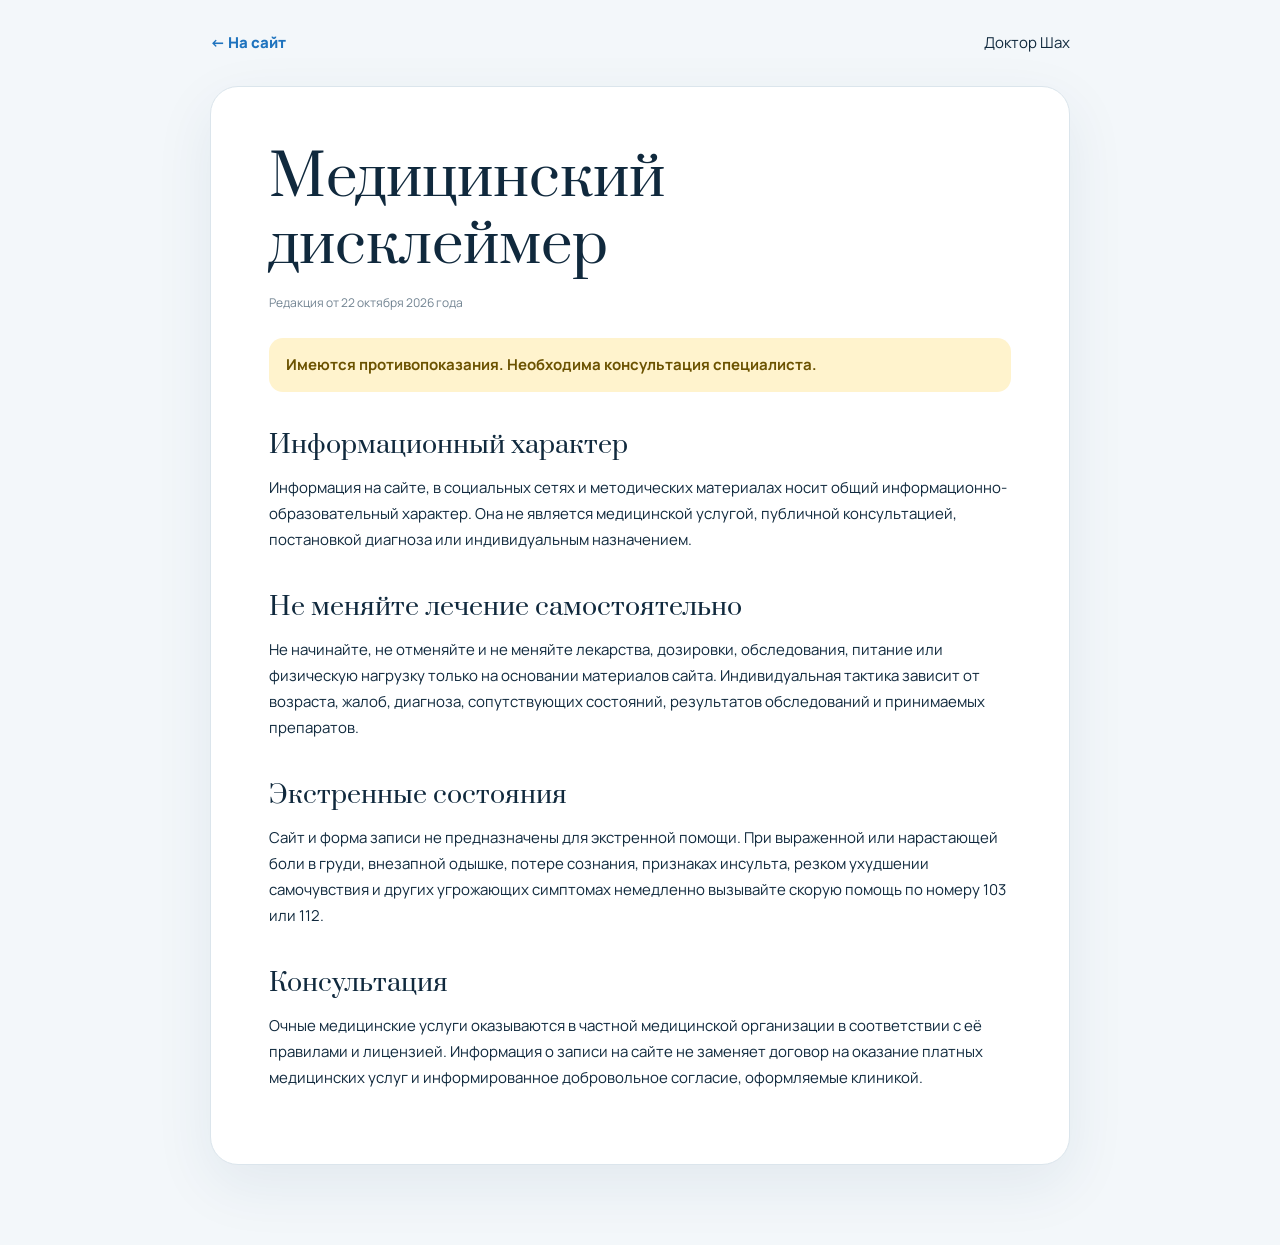
<file: disclaimer.html>
<!doctype html>
<html lang="ru">
<head>
  <meta charset="utf-8">
  <meta name="viewport" content="width=device-width,initial-scale=1">
  <meta name="robots" content="noindex,follow">
  <title>Медицинский дисклеймер — Доктор Шах</title>
  <link rel="stylesheet" href="legal.css">
</head>
<body>
<main class="legal-shell">
  <nav class="legal-nav"><a href="index.html">← На сайт</a><span>Доктор Шах</span></nav>
  <article class="legal-card">
    <h1>Медицинский дисклеймер</h1>
    <p class="meta">Редакция от 22 октября 2026 года</p>
    <div class="notice"><strong>Имеются противопоказания. Необходима консультация специалиста.</strong></div>

    <h2>Информационный характер</h2>
    <p>Информация на сайте, в социальных сетях и методических материалах носит общий информационно-образовательный характер. Она не является медицинской услугой, публичной консультацией, постановкой диагноза или индивидуальным назначением.</p>

    <h2>Не меняйте лечение самостоятельно</h2>
    <p>Не начинайте, не отменяйте и не меняйте лекарства, дозировки, обследования, питание или физическую нагрузку только на основании материалов сайта. Индивидуальная тактика зависит от возраста, жалоб, диагноза, сопутствующих состояний, результатов обследований и принимаемых препаратов.</p>

    <h2>Экстренные состояния</h2>
    <p>Сайт и форма записи не предназначены для экстренной помощи. При выраженной или нарастающей боли в груди, внезапной одышке, потере сознания, признаках инсульта, резком ухудшении самочувствия и других угрожающих симптомах немедленно вызывайте скорую помощь по номеру 103 или 112.</p>

    <h2>Консультация</h2>
    <p>Очные медицинские услуги оказываются в частной медицинской организации в соответствии с её правилами и лицензией. Информация о записи на сайте не заменяет договор на оказание платных медицинских услуг и информированное добровольное согласие, оформляемые клиникой.</p>
  </article>
</main>
</body>
</html>
</file>
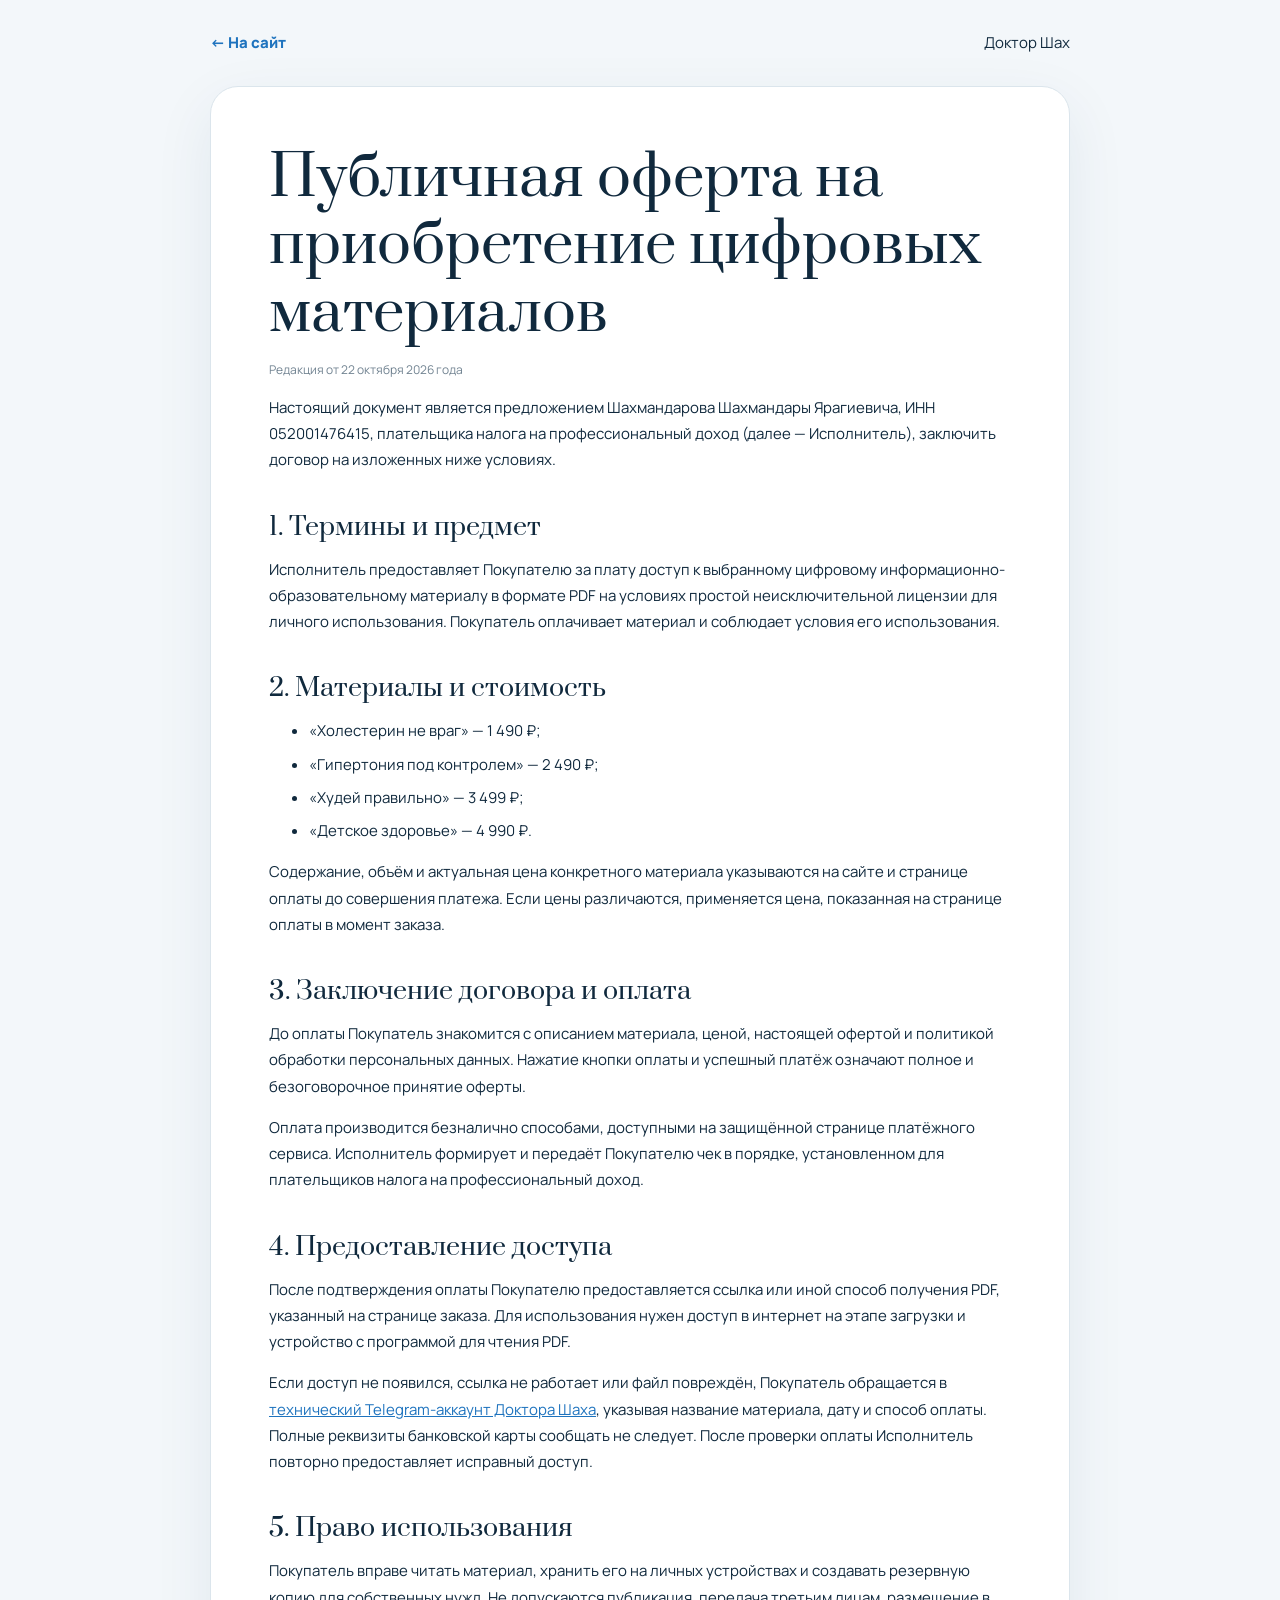
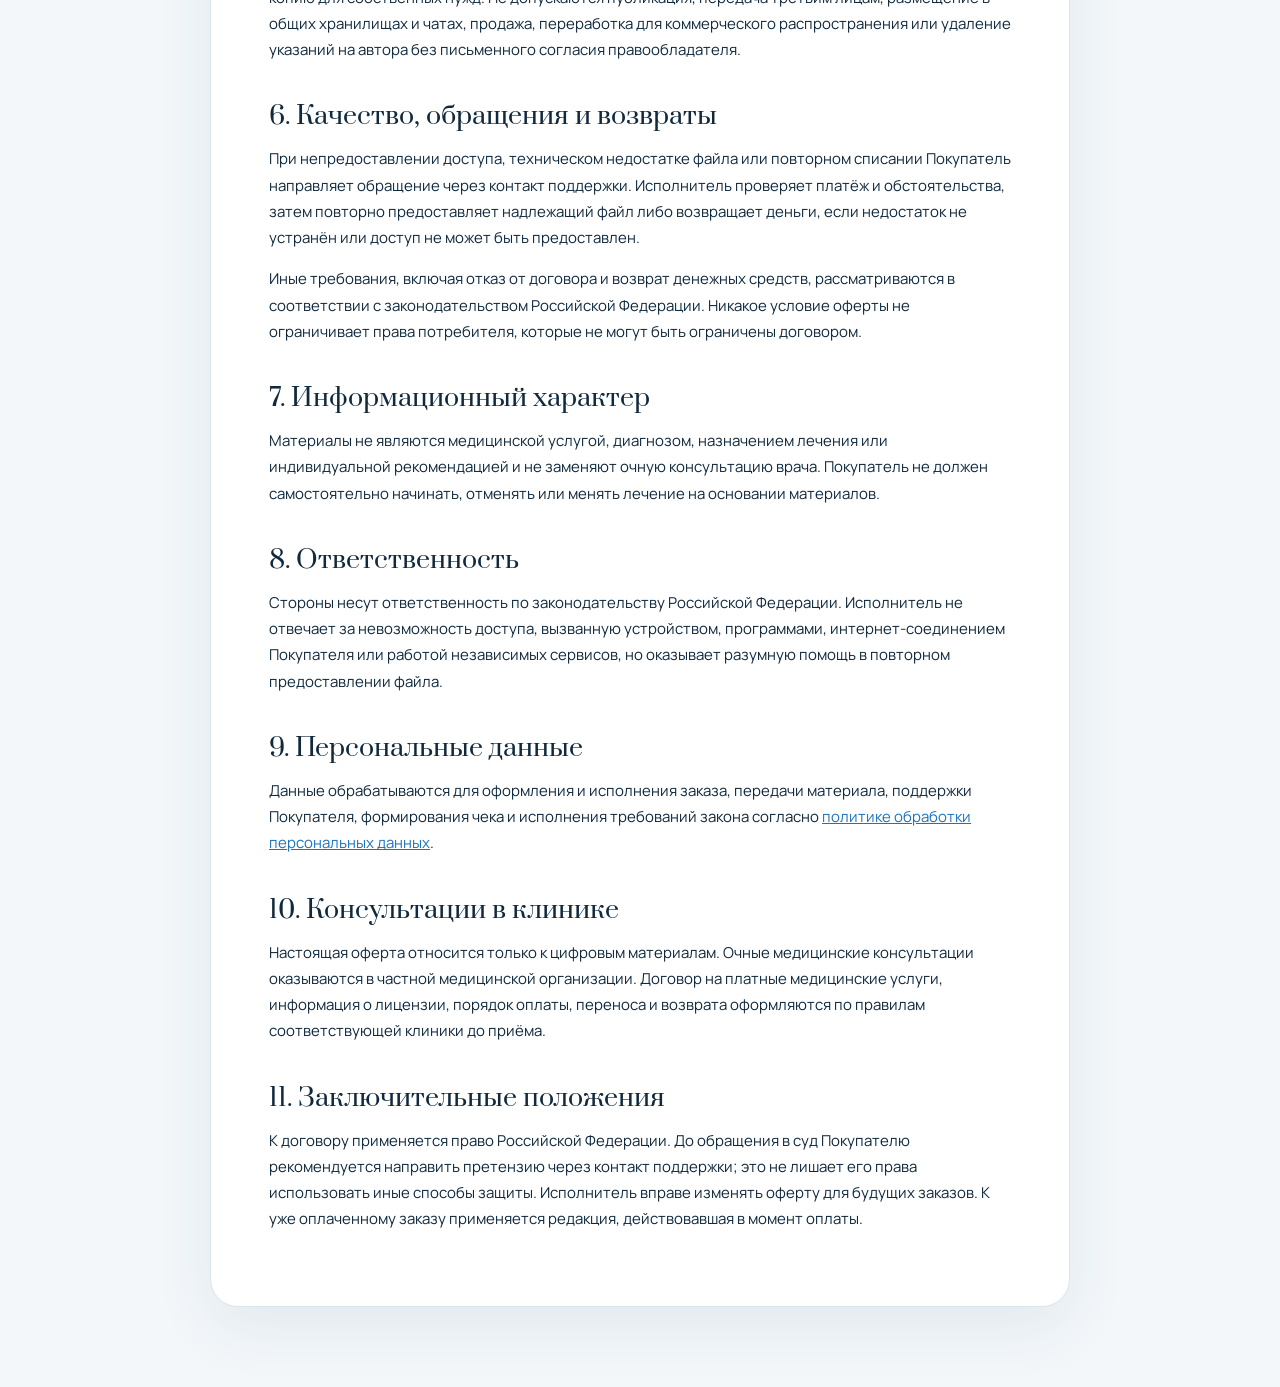
<file: offer.html>
<!doctype html>
<html lang="ru">
<head>
  <meta charset="utf-8">
  <meta name="viewport" content="width=device-width,initial-scale=1">
  <meta name="robots" content="noindex,follow">
  <title>Публичная оферта — Доктор Шах</title>
  <link rel="stylesheet" href="legal.css">
</head>
<body>
<main class="legal-shell">
  <nav class="legal-nav"><a href="index.html">← На сайт</a><span>Доктор Шах</span></nav>
  <article class="legal-card">
    <h1>Публичная оферта на приобретение цифровых материалов</h1>
    <p class="meta">Редакция от 22 октября 2026 года</p>
    <p>Настоящий документ является предложением Шахмандарова Шахмандары Ярагиевича, ИНН 052001476415, плательщика налога на профессиональный доход (далее — Исполнитель), заключить договор на изложенных ниже условиях.</p>

    <h2>1. Термины и предмет</h2>
    <p>Исполнитель предоставляет Покупателю за плату доступ к выбранному цифровому информационно-образовательному материалу в формате PDF на условиях простой неисключительной лицензии для личного использования. Покупатель оплачивает материал и соблюдает условия его использования.</p>

    <h2>2. Материалы и стоимость</h2>
    <ul>
      <li>«Холестерин не враг» — 1 490 ₽;</li>
      <li>«Гипертония под контролем» — 2 490 ₽;</li>
      <li>«Худей правильно» — 3 499 ₽;</li>
      <li>«Детское здоровье» — 4 990 ₽.</li>
    </ul>
    <p>Содержание, объём и актуальная цена конкретного материала указываются на сайте и странице оплаты до совершения платежа. Если цены различаются, применяется цена, показанная на странице оплаты в момент заказа.</p>

    <h2>3. Заключение договора и оплата</h2>
    <p>До оплаты Покупатель знакомится с описанием материала, ценой, настоящей офертой и политикой обработки персональных данных. Нажатие кнопки оплаты и успешный платёж означают полное и безоговорочное принятие оферты.</p>
    <p>Оплата производится безналично способами, доступными на защищённой странице платёжного сервиса. Исполнитель формирует и передаёт Покупателю чек в порядке, установленном для плательщиков налога на профессиональный доход.</p>

    <h2>4. Предоставление доступа</h2>
    <p>После подтверждения оплаты Покупателю предоставляется ссылка или иной способ получения PDF, указанный на странице заказа. Для использования нужен доступ в интернет на этапе загрузки и устройство с программой для чтения PDF.</p>
    <p>Если доступ не появился, ссылка не работает или файл повреждён, Покупатель обращается в <a href="https://t.me/Dr_cardiio" target="_blank" rel="noopener">технический Telegram-аккаунт Доктора Шаха</a>, указывая название материала, дату и способ оплаты. Полные реквизиты банковской карты сообщать не следует. После проверки оплаты Исполнитель повторно предоставляет исправный доступ.</p>

    <h2>5. Право использования</h2>
    <p>Покупатель вправе читать материал, хранить его на личных устройствах и создавать резервную копию для собственных нужд. Не допускаются публикация, передача третьим лицам, размещение в общих хранилищах и чатах, продажа, переработка для коммерческого распространения или удаление указаний на автора без письменного согласия правообладателя.</p>

    <h2>6. Качество, обращения и возвраты</h2>
    <p>При непредоставлении доступа, техническом недостатке файла или повторном списании Покупатель направляет обращение через контакт поддержки. Исполнитель проверяет платёж и обстоятельства, затем повторно предоставляет надлежащий файл либо возвращает деньги, если недостаток не устранён или доступ не может быть предоставлен.</p>
    <p>Иные требования, включая отказ от договора и возврат денежных средств, рассматриваются в соответствии с законодательством Российской Федерации. Никакое условие оферты не ограничивает права потребителя, которые не могут быть ограничены договором.</p>

    <h2>7. Информационный характер</h2>
    <p>Материалы не являются медицинской услугой, диагнозом, назначением лечения или индивидуальной рекомендацией и не заменяют очную консультацию врача. Покупатель не должен самостоятельно начинать, отменять или менять лечение на основании материалов.</p>

    <h2>8. Ответственность</h2>
    <p>Стороны несут ответственность по законодательству Российской Федерации. Исполнитель не отвечает за невозможность доступа, вызванную устройством, программами, интернет-соединением Покупателя или работой независимых сервисов, но оказывает разумную помощь в повторном предоставлении файла.</p>

    <h2>9. Персональные данные</h2>
    <p>Данные обрабатываются для оформления и исполнения заказа, передачи материала, поддержки Покупателя, формирования чека и исполнения требований закона согласно <a href="privacy.html">политике обработки персональных данных</a>.</p>

    <h2>10. Консультации в клинике</h2>
    <p>Настоящая оферта относится только к цифровым материалам. Очные медицинские консультации оказываются в частной медицинской организации. Договор на платные медицинские услуги, информация о лицензии, порядок оплаты, переноса и возврата оформляются по правилам соответствующей клиники до приёма.</p>

    <h2>11. Заключительные положения</h2>
    <p>К договору применяется право Российской Федерации. До обращения в суд Покупателю рекомендуется направить претензию через контакт поддержки; это не лишает его права использовать иные способы защиты. Исполнитель вправе изменять оферту для будущих заказов. К уже оплаченному заказу применяется редакция, действовавшая в момент оплаты.</p>
  </article>
</main>
</body>
</html>
</file>
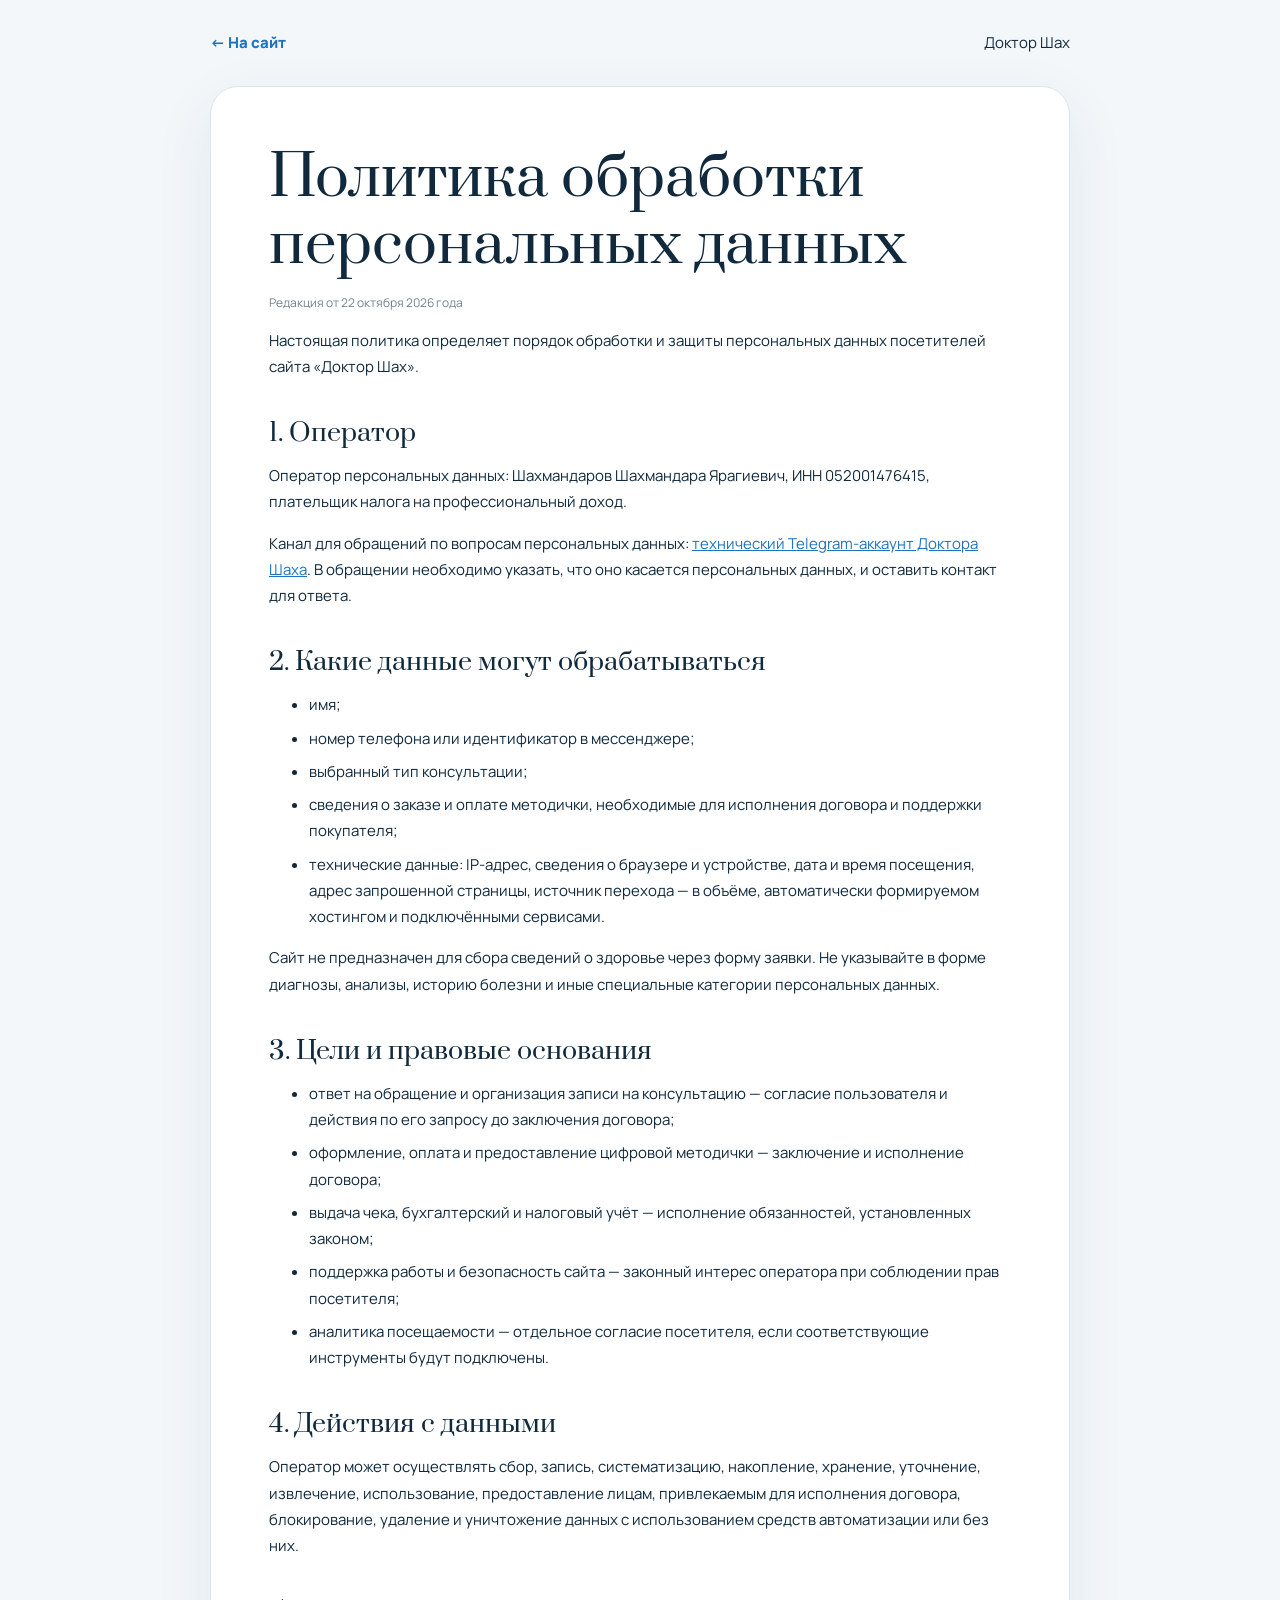
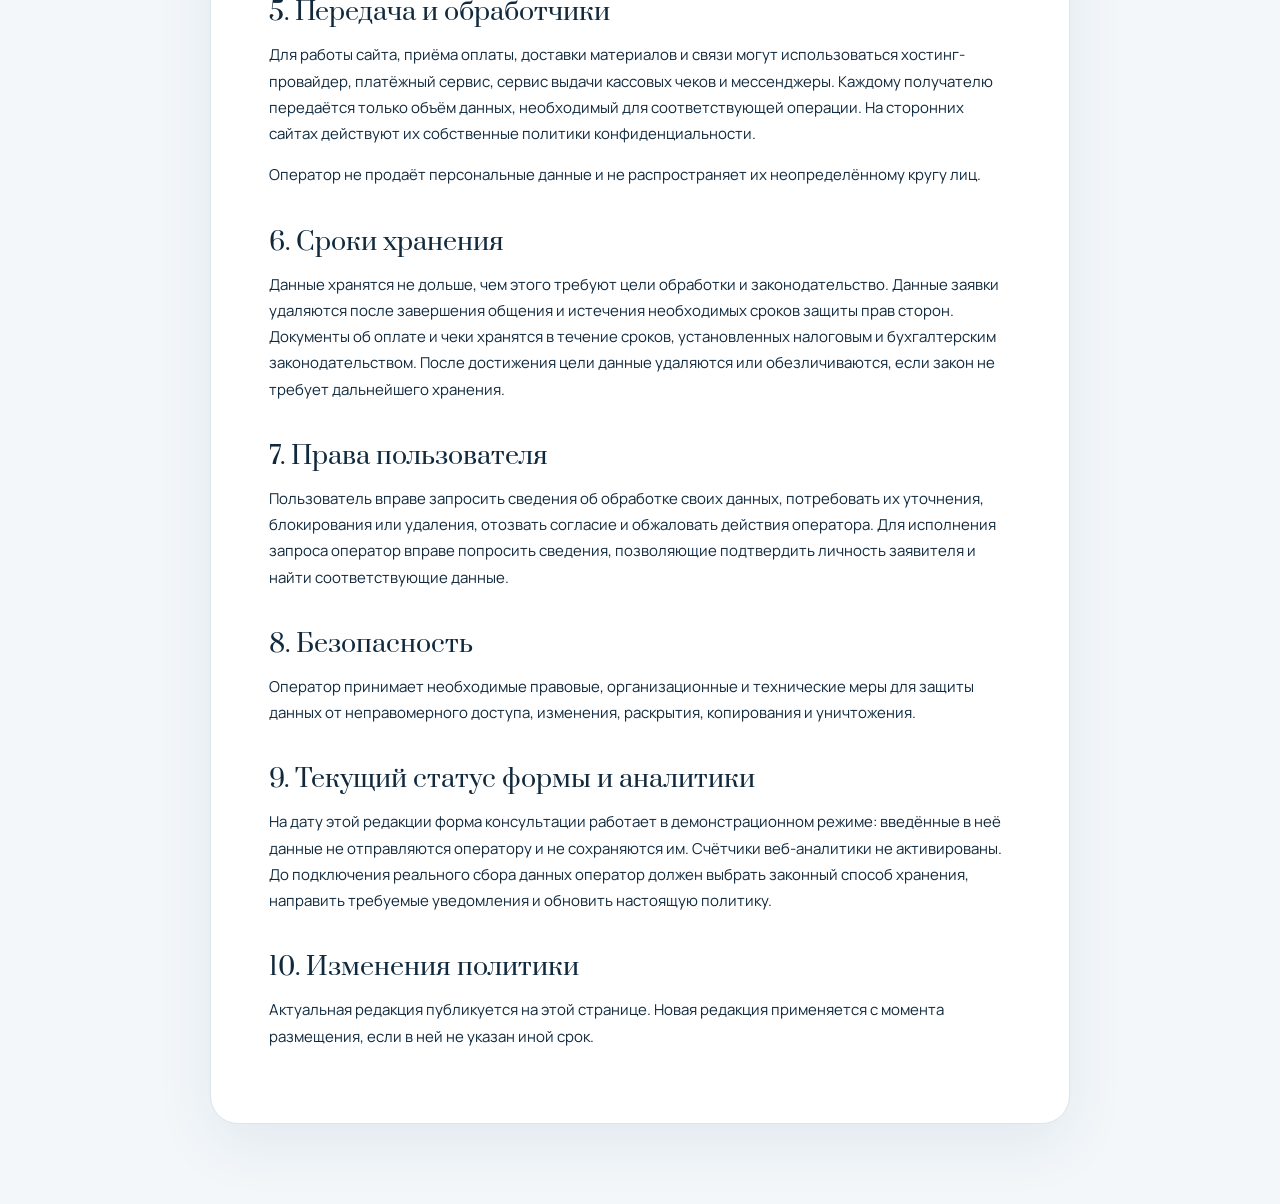
<file: privacy.html>
<!doctype html>
<html lang="ru">
<head>
  <meta charset="utf-8">
  <meta name="viewport" content="width=device-width,initial-scale=1">
  <meta name="robots" content="noindex,follow">
  <title>Политика обработки персональных данных — Доктор Шах</title>
  <link rel="stylesheet" href="legal.css">
</head>
<body>
<main class="legal-shell">
  <nav class="legal-nav"><a href="index.html">← На сайт</a><span>Доктор Шах</span></nav>
  <article class="legal-card">
    <h1>Политика обработки персональных данных</h1>
    <p class="meta">Редакция от 22 октября 2026 года</p>
    <p>Настоящая политика определяет порядок обработки и защиты персональных данных посетителей сайта «Доктор Шах».</p>

    <h2>1. Оператор</h2>
    <p>Оператор персональных данных: Шахмандаров Шахмандара Ярагиевич, ИНН 052001476415, плательщик налога на профессиональный доход.</p>
    <p>Канал для обращений по вопросам персональных данных: <a href="https://t.me/Dr_cardiio" target="_blank" rel="noopener">технический Telegram-аккаунт Доктора Шаха</a>. В обращении необходимо указать, что оно касается персональных данных, и оставить контакт для ответа.</p>

    <h2>2. Какие данные могут обрабатываться</h2>
    <ul>
      <li>имя;</li>
      <li>номер телефона или идентификатор в мессенджере;</li>
      <li>выбранный тип консультации;</li>
      <li>сведения о заказе и оплате методички, необходимые для исполнения договора и поддержки покупателя;</li>
      <li>технические данные: IP-адрес, сведения о браузере и устройстве, дата и время посещения, адрес запрошенной страницы, источник перехода — в объёме, автоматически формируемом хостингом и подключёнными сервисами.</li>
    </ul>
    <p>Сайт не предназначен для сбора сведений о здоровье через форму заявки. Не указывайте в форме диагнозы, анализы, историю болезни и иные специальные категории персональных данных.</p>

    <h2>3. Цели и правовые основания</h2>
    <ul>
      <li>ответ на обращение и организация записи на консультацию — согласие пользователя и действия по его запросу до заключения договора;</li>
      <li>оформление, оплата и предоставление цифровой методички — заключение и исполнение договора;</li>
      <li>выдача чека, бухгалтерский и налоговый учёт — исполнение обязанностей, установленных законом;</li>
      <li>поддержка работы и безопасность сайта — законный интерес оператора при соблюдении прав посетителя;</li>
      <li>аналитика посещаемости — отдельное согласие посетителя, если соответствующие инструменты будут подключены.</li>
    </ul>

    <h2>4. Действия с данными</h2>
    <p>Оператор может осуществлять сбор, запись, систематизацию, накопление, хранение, уточнение, извлечение, использование, предоставление лицам, привлекаемым для исполнения договора, блокирование, удаление и уничтожение данных с использованием средств автоматизации или без них.</p>

    <h2>5. Передача и обработчики</h2>
    <p>Для работы сайта, приёма оплаты, доставки материалов и связи могут использоваться хостинг-провайдер, платёжный сервис, сервис выдачи кассовых чеков и мессенджеры. Каждому получателю передаётся только объём данных, необходимый для соответствующей операции. На сторонних сайтах действуют их собственные политики конфиденциальности.</p>
    <p>Оператор не продаёт персональные данные и не распространяет их неопределённому кругу лиц.</p>

    <h2>6. Сроки хранения</h2>
    <p>Данные хранятся не дольше, чем этого требуют цели обработки и законодательство. Данные заявки удаляются после завершения общения и истечения необходимых сроков защиты прав сторон. Документы об оплате и чеки хранятся в течение сроков, установленных налоговым и бухгалтерским законодательством. После достижения цели данные удаляются или обезличиваются, если закон не требует дальнейшего хранения.</p>

    <h2>7. Права пользователя</h2>
    <p>Пользователь вправе запросить сведения об обработке своих данных, потребовать их уточнения, блокирования или удаления, отозвать согласие и обжаловать действия оператора. Для исполнения запроса оператор вправе попросить сведения, позволяющие подтвердить личность заявителя и найти соответствующие данные.</p>

    <h2>8. Безопасность</h2>
    <p>Оператор принимает необходимые правовые, организационные и технические меры для защиты данных от неправомерного доступа, изменения, раскрытия, копирования и уничтожения.</p>

    <h2>9. Текущий статус формы и аналитики</h2>
    <p>На дату этой редакции форма консультации работает в демонстрационном режиме: введённые в неё данные не отправляются оператору и не сохраняются им. Счётчики веб-аналитики не активированы. До подключения реального сбора данных оператор должен выбрать законный способ хранения, направить требуемые уведомления и обновить настоящую политику.</p>

    <h2>10. Изменения политики</h2>
    <p>Актуальная редакция публикуется на этой странице. Новая редакция применяется с момента размещения, если в ней не указан иной срок.</p>
  </article>
</main>
</body>
</html>
</file>
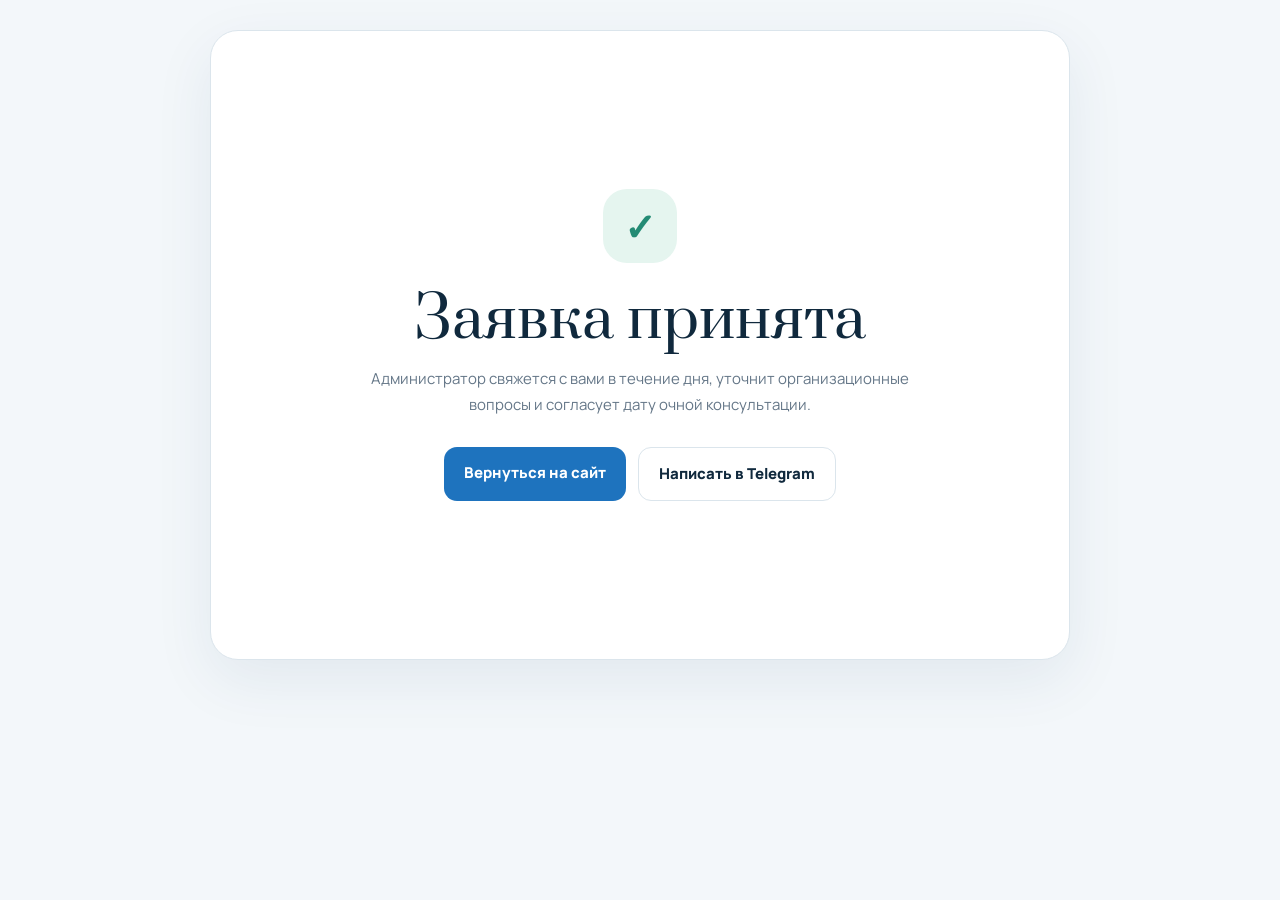
<file: thanks.html>
<!doctype html>
<html lang="ru">
<head>
  <meta charset="utf-8">
  <meta name="viewport" content="width=device-width,initial-scale=1">
  <meta name="robots" content="noindex,nofollow">
  <title>Заявка принята — Доктор Шах</title>
  <link rel="stylesheet" href="legal.css">
  <style>
    .thanks-card{text-align:center;min-height:70vh;display:grid;place-content:center}.thanks-mark{width:74px;height:74px;margin:0 auto 24px;border-radius:24px;display:grid;place-items:center;background:#e5f5ef;color:#238b74;font-size:38px;font-weight:800}.thanks-card p{max-width:580px;margin:0 auto 28px;color:#657788}.thanks-actions{display:flex;justify-content:center;gap:12px;flex-wrap:wrap}.thanks-actions a{padding:13px 20px;border-radius:13px;text-decoration:none;font-weight:800}.primary{background:#1e73be;color:#fff}.secondary{border:1px solid #dbe5ec;color:#10293d}
  </style>
</head>
<body>
<main class="legal-shell">
  <article class="legal-card thanks-card">
    <div class="thanks-mark">✓</div>
    <h1>Заявка принята</h1>
    <p>Администратор свяжется с вами в течение дня, уточнит организационные вопросы и согласует дату очной консультации.</p>
    <div class="thanks-actions">
      <a class="primary" href="index.html">Вернуться на сайт</a>
      <a class="secondary" href="https://t.me/Dr_cardiio" target="_blank" rel="noopener">Написать в Telegram</a>
    </div>
  </article>
</main>
<script src="analytics.js"></script>
<script>window.trackSiteEvent?.('consultation_thanks');</script>
</body>
</html>
</file>
<file: styles.css>
:root{--ink:#10293d;--muted:#657788;--paper:#f4f8fb;--white:#fff;--blue:#1e73be;--blue2:#e8f4ff;--green:#238b74;--line:#dbe5ec;--shadow:0 22px 60px rgba(29,70,100,.12);--radius:28px}
*{box-sizing:border-box}
html{scroll-behavior:smooth}
body{margin:0;background:var(--paper);color:var(--ink);font-family:Manrope,Arial,sans-serif;line-height:1.55}
a{color:inherit;text-decoration:none}
button,input,select{font:inherit}
.section-shell{width:min(1180px,calc(100% - 40px));margin-inline:auto}
.site-header{width:min(1220px,calc(100% - 32px));height:78px;margin:16px auto 0;padding:0 22px;display:flex;align-items:center;justify-content:space-between;position:sticky;top:12px;z-index:50;border:1px solid rgba(255,255,255,.78);background:rgba(247,250,252,.86);backdrop-filter:blur(18px);border-radius:22px;box-shadow:0 10px 40px rgba(28,63,88,.08)}
.brand{display:flex;align-items:center;gap:11px}
.brand-mark{width:38px;height:38px;border-radius:12px;background:var(--ink);color:#fff;display:grid;place-items:center;font-family:Prata,serif;font-size:21px}
.brand span:last-child{display:flex;flex-direction:column;line-height:1.15}
.brand b{font-size:15px}
.brand small{font-size:10px;color:var(--muted);margin-top:4px;text-transform:uppercase;letter-spacing:.08em}
.main-nav{display:flex;align-items:center;gap:28px;font-size:13px;font-weight:600}
.main-nav a:hover{color:var(--blue)}
.nav-cta{padding:12px 19px;border-radius:14px;color:#fff!important;background:var(--ink)}
.menu-button{display:none}
.hero{min-height:690px;display:grid;grid-template-columns:1.03fr .97fr;align-items:center;gap:56px;padding-block:88px 68px}
.eyebrow{margin:0 0 20px;color:var(--blue);font-size:12px;font-weight:800;text-transform:uppercase;letter-spacing:.14em}
.hero h1{font-family:Prata,serif;font-size:clamp(62px,8vw,112px);font-weight:400;line-height:.9;letter-spacing:-.055em;margin:0 0 25px}
.hero-role{font-size:20px;font-weight:700;line-height:1.4;margin:0 0 20px}
.hero-lead{max-width:620px;margin:0 0 30px;color:var(--muted);font-size:18px}
.hero-actions{display:flex;gap:12px;flex-wrap:wrap}
.button{min-height:52px;padding:0 24px;border-radius:15px;display:inline-flex;align-items:center;justify-content:center;border:1px solid transparent;font-weight:800;font-size:14px;cursor:pointer}
.button-primary{background:var(--blue);color:#fff;box-shadow:0 12px 24px rgba(30,115,190,.2)}
.button-primary:hover{background:#155e9e;transform:translateY(-1px)}
.button-secondary{background:#fff;border-color:var(--line)}
.button-secondary:hover{border-color:var(--blue);color:var(--blue)}
.trust-row{display:grid;grid-template-columns:repeat(3,1fr);gap:15px;margin-top:50px}
.trust-row div{border-left:1px solid var(--line);padding-left:15px;display:flex;flex-direction:column}
.trust-row strong{font-family:Prata,serif;font-size:22px}
.trust-row span{font-size:11px;color:var(--muted)}
.hero-visual{position:relative}
.portrait-card{position:relative;padding:18px;background:#fff;border-radius:40px;box-shadow:var(--shadow);transform:rotate(1.5deg)}
.portrait-photo{display:block;width:100%;height:515px;object-fit:cover;object-position:center 18%;border-radius:28px;background:#eef3f6}
.portrait-note{padding:18px 8px 3px;font-size:13px;font-weight:700}
.portrait-note i{display:inline-block;width:9px;height:9px;border-radius:50%;background:#2db68f;margin-right:6px;box-shadow:0 0 0 5px rgba(45,182,143,.13)}
.section{padding-block:110px}
.section-heading{max-width:760px;margin-bottom:48px}
.section-heading h2,.about-copy h2,.consultation-copy h2,.credentials-dialog h2{font-family:Prata,serif;font-weight:400;font-size:clamp(38px,5vw,64px);line-height:1.12;letter-spacing:-.03em;margin:0 0 22px}
.section-heading>p:last-child{color:var(--muted);font-size:17px}
.split-heading{max-width:none;display:grid;grid-template-columns:1.1fr .9fr;gap:80px;align-items:end}
.issue-grid{display:grid;grid-template-columns:repeat(3,1fr);gap:16px}
.issue-card{min-height:245px;padding:28px;border:1px solid var(--line);background:rgba(255,255,255,.72);border-radius:24px;transition:.25s}
.issue-card:hover{background:#fff;transform:translateY(-4px);box-shadow:var(--shadow)}
.issue-card>span{font-size:11px;font-weight:800;color:var(--blue)}
.issue-card h3{font-family:Prata,serif;font-size:25px;font-weight:400;margin:42px 0 12px}
.issue-card p{font-size:14px;color:var(--muted);margin:0}
.principle-section{padding:95px 0;background:var(--ink);color:#fff}
.principle-grid{display:grid;grid-template-columns:.8fr 1.2fr;align-items:center;gap:80px}
.principle-number{font-family:Prata,serif;font-size:clamp(110px,17vw,220px);line-height:1;color:#8ccaff}
.principle-grid h2{font-family:Prata,serif;font-size:clamp(36px,5vw,60px);font-weight:400;margin:0 0 20px}
.principle-grid p:last-child{color:#b7c9d5;font-size:17px}
.guide-grid{display:grid;grid-template-columns:repeat(2,1fr);gap:20px}
.guide-card{min-height:510px;padding:32px;border-radius:30px;display:flex;flex-direction:column;overflow:hidden;position:relative}
.guide-card:after{content:"";position:absolute;width:230px;height:230px;border-radius:50%;right:-70px;top:110px;background:rgba(255,255,255,.38)}
.guide-blue{background:#dceeff}
.guide-red{background:#ffe5e1}
.guide-green{background:#dff4e8}
.guide-yellow{background:#fff0c8}
.guide-top{display:flex;justify-content:space-between;align-items:center;font-size:12px;font-weight:800;text-transform:uppercase;letter-spacing:.08em}
.guide-top b{font-size:18px;letter-spacing:0}
.guide-icon{width:95px;height:95px;margin:46px 0 28px;border-radius:28px;background:#fff;display:flex;flex-direction:column;align-items:center;justify-content:center;font-size:28px;font-weight:800;box-shadow:0 12px 30px rgba(40,74,99,.08);position:relative;z-index:2}
.guide-icon span{font-size:14px}
.guide-icon.vessel{color:#d85757}
.guide-icon.weight{color:#208b6e}
.guide-icon.child{color:#ad7a15}
.guide-card h3{font-family:Prata,serif;font-size:40px;font-weight:400;line-height:1.08;margin:0 0 15px;position:relative;z-index:2}
.guide-card p{max-width:500px;margin:0 0 30px;color:#40586a;position:relative;z-index:2}
.guide-card a{margin-top:auto;font-weight:800;font-size:14px;display:flex;justify-content:space-between;align-items:center;border-top:1px solid rgba(16,41,61,.15);padding-top:20px;position:relative;z-index:2}
.guide-card a span{font-size:22px}
.medical-note{text-align:center;color:var(--muted);font-size:12px;margin:26px 0 0}
.about-section{padding-block:120px;background:#fff}
.about-grid{display:grid;grid-template-columns:.85fr 1.15fr;gap:80px;align-items:center}
.about-photo{height:650px;border-radius:36px;background:#dfeaf0;padding:18px;position:relative}
.about-photo img{display:block;width:100%;height:100%;object-fit:cover;object-position:center;border-radius:25px}
.about-photo>span{position:absolute;left:36px;bottom:36px;background:#fff;padding:11px 16px;border-radius:12px;font-weight:700;font-size:12px}
.about-copy>p:not(.eyebrow){color:var(--muted);font-size:17px}
.timeline{margin:38px 0;border-top:1px solid var(--line)}
.timeline div{display:grid;grid-template-columns:90px 1fr;gap:20px;padding:18px 0;border-bottom:1px solid var(--line)}
.timeline b{color:var(--blue)}
.timeline span{font-size:14px}
.text-button{border:0;padding:0;background:none;color:var(--blue);font-weight:800;cursor:pointer}
.rating{display:flex;align-items:center;gap:18px}
.rating strong{font-family:Prata,serif;font-size:66px}
.rating span{font-size:12px;color:#f2a800;line-height:1.5}
.review-carousel{position:relative}
.review-track{display:grid;grid-auto-flow:column;grid-auto-columns:minmax(330px,calc((100% - 36px)/3));gap:18px;overflow-x:auto;scroll-snap-type:x mandatory;scrollbar-width:none;padding:8px 4px 24px}
.review-track::-webkit-scrollbar{display:none}
.review-card{scroll-snap-align:start;padding:28px;background:#fff;border-radius:24px;box-shadow:0 14px 40px rgba(30,63,86,.08);display:flex;flex-direction:column;min-height:330px}
.review-card div{color:#f2a800;letter-spacing:.1em}
.review-card p{font-family:Prata,serif;font-size:19px;line-height:1.5;margin-bottom:26px}
.review-card strong{margin-top:auto;font-size:13px}
.review-card span{color:var(--muted);font-size:12px}
.review-controls{display:flex;justify-content:flex-end;gap:8px}
.review-controls button{width:46px;height:46px;border:1px solid var(--line);border-radius:50%;background:#fff;color:var(--ink);font-size:20px;cursor:pointer;transition:.2s}
.review-controls button:hover{background:var(--ink);color:#fff}
.source-link{display:inline-block;margin-top:28px;color:var(--blue);font-weight:800;font-size:13px}
.faq-section{padding-top:40px}
.faq-list{max-width:920px;border-top:1px solid var(--line)}
.faq-list details{border-bottom:1px solid var(--line);background:rgba(255,255,255,.55)}
.faq-list summary{position:relative;padding:24px 58px 24px 22px;cursor:pointer;list-style:none;font-weight:800;font-size:16px}
.faq-list summary::-webkit-details-marker{display:none}
.faq-list summary:after{content:"+";position:absolute;right:22px;top:17px;width:34px;height:34px;display:grid;place-items:center;border-radius:50%;background:#fff;color:var(--blue);font-size:23px;font-weight:500;transition:.2s}
.faq-list details[open] summary:after{content:"−";background:var(--ink);color:#fff}
.faq-list p{max-width:780px;margin:0;padding:0 58px 24px 22px;color:var(--muted);font-size:14px}
.faq-list p a{color:var(--blue);text-decoration:underline}
.consultation-section{padding-block:110px;background:linear-gradient(135deg,#dcebF5,#edf6f3)}
.consultation-grid{display:grid;grid-template-columns:1fr .8fr;gap:80px;align-items:start}
.consultation-copy>p:not(.eyebrow){color:#50697b;font-size:17px}
.consult-types{margin-top:38px;border-top:1px solid rgba(16,41,61,.18)}
.consult-types div{display:flex;justify-content:space-between;padding:16px 0;border-bottom:1px solid rgba(16,41,61,.18);font-size:14px}
.consult-types b{font-size:16px}
.consultation-widget{min-height:430px;background:#fff;padding:22px;border-radius:28px;box-shadow:var(--shadow);overflow:hidden}
.consultation-widget iframe{display:block;width:100%!important;max-width:100%;border:0}
.consultation-widget noscript,.consultation-note{display:block;margin:13px 12px 0;color:#8b9ba6;font-size:12px;line-height:1.5}
.social-section{padding-block:110px}
.social-grid{display:grid;grid-template-columns:repeat(3,1fr);gap:16px}
.social-grid a{min-height:230px;background:#fff;border:1px solid var(--line);border-radius:22px;padding:26px;display:flex;flex-direction:column;align-items:flex-start;transition:.2s}
.social-grid a:hover:not(.disabled-link){transform:translateY(-3px);border-color:#a8cce8}
.social-grid svg{width:62px;height:62px;margin-top:auto;fill:none;stroke:currentColor;stroke-width:1.7}
.social-grid b{font-size:19px;color:var(--ink)}
.social-grid span{max-width:280px;margin-top:12px;color:var(--muted);font-size:13px;line-height:1.5}
.social-card.instagram{color:#bb2c75;background:linear-gradient(135deg,#fff 55%,#fff0f7)}
.social-card.telegram{color:#168dcc;background:linear-gradient(135deg,#fff 55%,#eef9ff)}
.social-card.youtube{color:#e32626;background:linear-gradient(135deg,#fff 55%,#fff1f1)}
.social-card.telegram svg,.social-card.youtube svg{fill:currentColor;stroke:none}
.social-card.telegram .social-line{fill:none;stroke:#fff;stroke-width:1.5}
.social-card.youtube .social-play{fill:#fff}
.support-contact{margin-top:16px;padding:22px 26px;border:1px solid #b9dcee;border-radius:22px;background:linear-gradient(135deg,#f7fcff,#e9f7ff);display:flex;align-items:center;justify-content:space-between;gap:24px;color:#168dcc;transition:.2s}
.support-contact:hover{transform:translateY(-2px);border-color:#74b9dd}
.support-contact span{display:flex;flex-direction:column;gap:5px}
.support-contact b{color:var(--ink);font-size:17px}
.support-contact small{color:var(--muted);font-size:13px}
.support-contact strong{white-space:nowrap;font-size:15px}
.disabled-link{opacity:.55;cursor:default}
.site-footer{background:#0a1d2d;color:#fff;padding:72px 0 24px}
.footer-grid{display:grid;grid-template-columns:1.6fr .8fr 1.1fr 1fr;gap:55px}
.footer-brand{margin-bottom:24px}
.footer-grid>div:first-child>p,.footer-grid>div:last-child p{color:#9fb2c0;font-size:12px;max-width:330px}
.footer-grid h4{font-size:12px;text-transform:uppercase;letter-spacing:.12em;margin:0 0 18px}
.footer-grid>div:not(:first-child){display:flex;flex-direction:column;gap:9px}
.footer-grid a{font-size:12px;color:#b8c8d3}
.footer-bottom{margin-top:55px;padding-top:20px;border-top:1px solid rgba(255,255,255,.12);display:flex;justify-content:space-between;color:#7790a1;font-size:11px}
.credentials-dialog{width:min(700px,calc(100% - 30px));border:0;border-radius:30px;padding:42px;color:var(--ink);box-shadow:0 30px 100px rgba(0,0,0,.3)}
.credentials-dialog::backdrop{background:rgba(6,22,34,.72);backdrop-filter:blur(5px)}
.dialog-close{position:absolute;right:18px;top:14px;border:0;background:#eef3f6;width:38px;height:38px;border-radius:50%;cursor:pointer;font-size:24px}
.credentials-dialog h2{font-size:42px}
.credentials-dialog ul{list-style:none;margin:30px 0;padding:0;border-top:1px solid var(--line)}
.credentials-dialog li{display:flex;flex-direction:column;gap:5px;padding:16px 0;border-bottom:1px solid var(--line)}
.credentials-dialog li span,.credentials-dialog>p:last-child{color:var(--muted);font-size:13px}
.credentials-photo{float:right;width:104px;height:104px;object-fit:cover;border-radius:50%;margin:8px 0 18px 28px;box-shadow:0 12px 30px rgba(23,48,68,.16)}
.reveal{opacity:0;transform:translateY(20px);transition:opacity .65s ease,transform .65s ease}
.reveal.visible{opacity:1;transform:none}
@media (max-width:900px){.site-header{height:68px}
.menu-button{display:block;border:0;background:var(--ink);color:#fff;border-radius:12px;padding:10px 14px}
.main-nav{display:none;position:absolute;top:76px;left:0;right:0;padding:20px;background:#fff;border-radius:20px;box-shadow:var(--shadow);flex-direction:column;align-items:stretch}
.main-nav.open{display:flex}
.hero{grid-template-columns:1fr;padding-top:65px}
.hero-visual{max-width:590px}
.issue-grid{grid-template-columns:repeat(2,1fr)}
.principle-grid,.about-grid,.consultation-grid{grid-template-columns:1fr}
.split-heading{grid-template-columns:1fr;gap:20px}
.footer-grid{grid-template-columns:repeat(2,1fr)}
}
@media (max-width:620px){.section-shell{width:min(100% - 28px,1180px)}
.hero{padding-block:55px}
.hero h1{font-size:61px}
.hero-role{font-size:16px}
.hero-lead{font-size:15px}
.hero-actions{flex-direction:column}
.hero-actions .button{width:100%}
.trust-row{grid-template-columns:1fr;margin-top:34px}
.portrait-photo{height:440px}
.section{padding-block:80px}
.section-heading h2,.about-copy h2,.consultation-copy h2{font-size:38px}
.issue-grid,.guide-grid,.social-grid{grid-template-columns:1fr}
.issue-card{min-height:210px}
.principle-section{padding-block:75px}
.principle-grid{gap:20px}
.guide-card{min-height:480px}
.about-section{padding-block:80px}
.about-photo{height:460px}
.consultation-grid{gap:40px}
.consultation-widget{padding:12px;min-height:460px}
.support-contact{align-items:flex-start;flex-direction:column;gap:14px}
.footer-grid{grid-template-columns:1fr}
.footer-bottom{flex-direction:column;gap:8px}
}

/* Product showcase and expanded medical directions */
section[id]{scroll-margin-top:105px}
@media (min-width:901px){.issue-grid{grid-template-columns:repeat(4,1fr)}}
.guide-card{min-height:735px}
.guide-cover{width:190px;aspect-ratio:.707;margin:34px auto 26px;position:relative;z-index:2;transform:rotate(-2deg);filter:drop-shadow(0 22px 24px rgba(8,27,42,.28));transition:transform .25s ease;border-radius:7px;overflow:hidden;background:#10293d}
.guide-cover:after{content:"";position:absolute;inset:0;border:1px solid rgba(255,255,255,.28);border-radius:inherit;box-shadow:inset 8px 0 18px rgba(0,0,0,.18),inset -2px 0 rgba(255,255,255,.16);pointer-events:none}
.guide-card:nth-child(even) .guide-cover{transform:rotate(2deg)}
.guide-card:hover .guide-cover{transform:rotate(0) translateY(-4px)}
.guide-cover img{display:block;width:100%;height:100%;object-fit:cover}
.guide-cover-classic{padding:8px;background:linear-gradient(145deg,#081b2b,#1e4662)}
.guide-cover-classic img{border-radius:3px;object-position:top center}
.guide-cover-designed:before{content:"";position:absolute;inset:0;z-index:1;background:linear-gradient(180deg,rgba(5,15,24,.28) 0 38%,rgba(5,15,24,.04) 58%,rgba(5,15,24,.6) 100%)}
.guide-cover-copy{position:absolute;z-index:2;inset:18px 16px;display:flex;flex-direction:column;color:#fff;text-shadow:0 2px 14px rgba(0,0,0,.55)}
.guide-cover-copy span{font-size:8px;text-transform:uppercase;letter-spacing:.18em;font-weight:800}
.guide-cover-copy h4{font-family:Prata,serif;font-weight:400;font-size:23px;line-height:1.06;margin:18px 0 0}
.guide-cover-copy small{font-size:8px;text-transform:uppercase;letter-spacing:.12em;margin-top:auto;color:rgba(255,255,255,.8)}
.guide-cover-burgundy{background:#290b16}
.guide-cover-forest{background:#072d28}
.guide-cover-navy{background:#0a2949}
.guide-actions{margin-top:auto;display:grid;grid-template-columns:1fr 1fr;gap:10px;position:relative;z-index:3;border-top:1px solid rgba(16,41,61,.15);padding-top:20px}
.guide-card .guide-actions a,.guide-card .guide-actions button{margin:0;padding:0 16px;border-top:0;display:inline-flex;justify-content:center;min-height:48px;font-size:13px}
.guide-dialog{width:min(940px,calc(100% - 30px));max-height:88vh;overflow:auto;border:0;border-radius:30px;padding:42px;color:var(--ink);box-shadow:0 30px 100px rgba(0,0,0,.3)}
.guide-dialog::backdrop{background:rgba(6,22,34,.72);backdrop-filter:blur(5px)}
.guide-dialog h2{font-family:Prata,serif;font-weight:400;font-size:clamp(38px,5vw,58px);line-height:1.1;margin:0 0 16px}
.guide-dialog-lead{max-width:680px;color:var(--muted);font-size:17px}
.guide-dialog-columns{display:grid;grid-template-columns:.9fr 1.1fr;gap:18px;margin:32px 0 18px}
.guide-dialog-columns>div{padding:24px;background:#f4f8fb;border-radius:20px}
.guide-dialog-columns h3{font-family:Prata,serif;font-size:22px;font-weight:400;margin:0 0 12px}
.guide-dialog-columns p,.guide-dialog-columns li{font-size:14px;color:#50697b}
.guide-dialog-columns ul{margin:0;padding-left:20px}
.guide-dialog-columns li+li{margin-top:8px}
.guide-dialog-result{margin:0 0 26px;padding:23px 25px;border-radius:20px;background:var(--ink);color:#fff}
.guide-dialog-result span{display:block;margin-bottom:8px;color:#8ccaff;font-size:10px;text-transform:uppercase;letter-spacing:.14em;font-weight:800}
.guide-dialog-result p{margin:0;font-size:16px;line-height:1.6}
.guide-dialog>.button{min-width:210px}
@media (max-width:900px){.review-track{grid-auto-columns:minmax(330px,70%)}}
@media (max-width:620px){.guide-card{min-height:700px}.guide-cover{width:176px}.guide-actions{grid-template-columns:1fr}.guide-dialog{padding:34px 22px}.guide-dialog-columns{grid-template-columns:1fr;gap:14px}.guide-dialog>.button{width:100%}.review-track{grid-auto-columns:88%}.review-card{min-height:350px}.social-grid a{min-height:190px}}
</file>
<file: legal.css>
@import url('https://fonts.googleapis.com/css2?family=Manrope:wght@400;600;700;800&family=Prata&display=swap');*{box-sizing:border-box}body{margin:0;background:#f3f7fa;color:#10293d;font:15px/1.75 Manrope,Arial,sans-serif}.legal-shell{width:min(860px,calc(100% - 32px));margin:30px auto 80px}.legal-nav{display:flex;justify-content:space-between;align-items:center;margin-bottom:30px}.legal-nav a{color:#1e73be;text-decoration:none;font-weight:800}.legal-card{background:#fff;border:1px solid #dbe5ec;border-radius:28px;padding:clamp(25px,5vw,58px);box-shadow:0 20px 60px rgba(29,70,100,.08)}h1,h2{font-family:Prata,serif;font-weight:400;line-height:1.2}h1{font-size:clamp(34px,6vw,56px);margin:0 0 12px}h2{font-size:25px;margin:38px 0 10px}.notice{background:#fff3cd;border-radius:14px;padding:14px 17px;margin:25px 0;color:#6b5200}.meta{color:#718391;font-size:12px}a{color:#1e73be}li{margin-bottom:7px}
</file>
